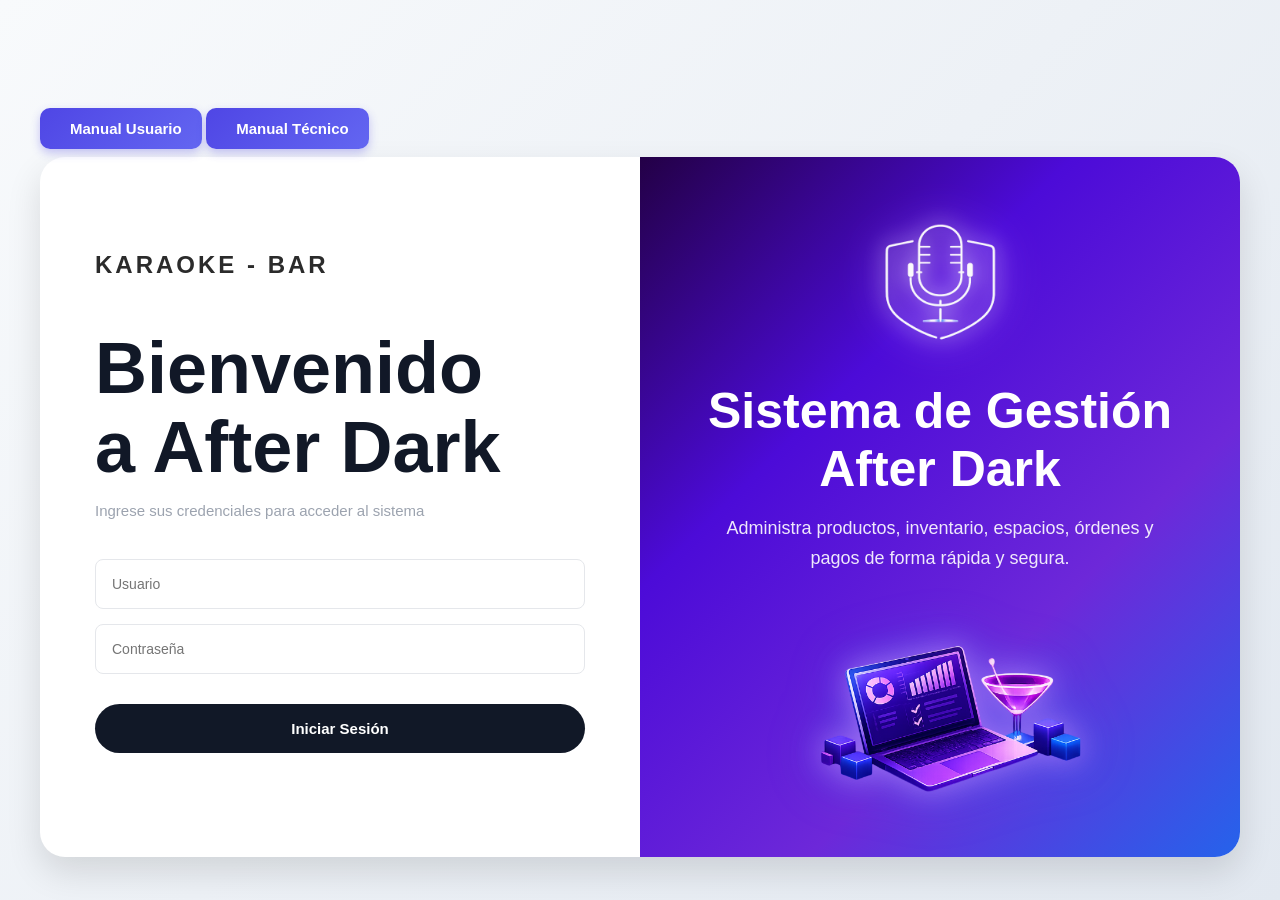
<file: index.html>
<!DOCTYPE html>
<html lang="es">
<head>
    <meta charset="UTF-8">
    <meta name="viewport" content="width=device-width, initial-scale=1.0">
    <title>After Dark</title>

    <link rel="stylesheet" href="assets/css/login.css">
</head>
<body>
    <div class="contenedor">
        <a href="docs/manual_usuario.pdf" download class="link-manual" title="Descargar Manual de Usuario">
            <i class="fa-solid fa-book"></i> Manual Usuario
        </a>
        <a href="docs/manual_tecnico.pdf" download class="link-manual" title="Descargar Manual Técnico">
            <i class="fa-solid fa-gear"></i> Manual Técnico
        </a>
        <div class="contenido-principal">

            <div class="panel-izquierdo">
                <div class="logo">
                    KARAOKE - BAR
                </div>
                <h1>
                    Bienvenido <br>
                    a After Dark
                </h1>
                <p class="subtitulo">
                    Ingrese sus credenciales para acceder al sistema
                </p>

                <form id="formularioLogin">

                    <input type="text" id="usuario" placeholder="Usuario">
                    <input type="password" id="contrasena" placeholder="Contraseña">
                    <button type="submit">
                        Iniciar Sesión
                    </button>

                    <p id="mensajeError"></p>
                </form>
            </div>


            <div class="panel-derecho">
                <div class="contenido-panel">
                    <img src="imagenes/microfono_neon.png" class="imagen-microfono">
                    <h2>
                        Sistema de Gestión After Dark
                    </h2>
                    <p>
                        Administra productos, inventario,
                        espacios, órdenes y pagos de forma
                        rápida y segura.
                    </p>
                    <img src="imagenes/laptop_neon.png" class="imagen-laptop">
                </div>
            </div>

        </div>
    </div>
<script src="assets/js/login.js"></script>

</body>
</html>
</file>
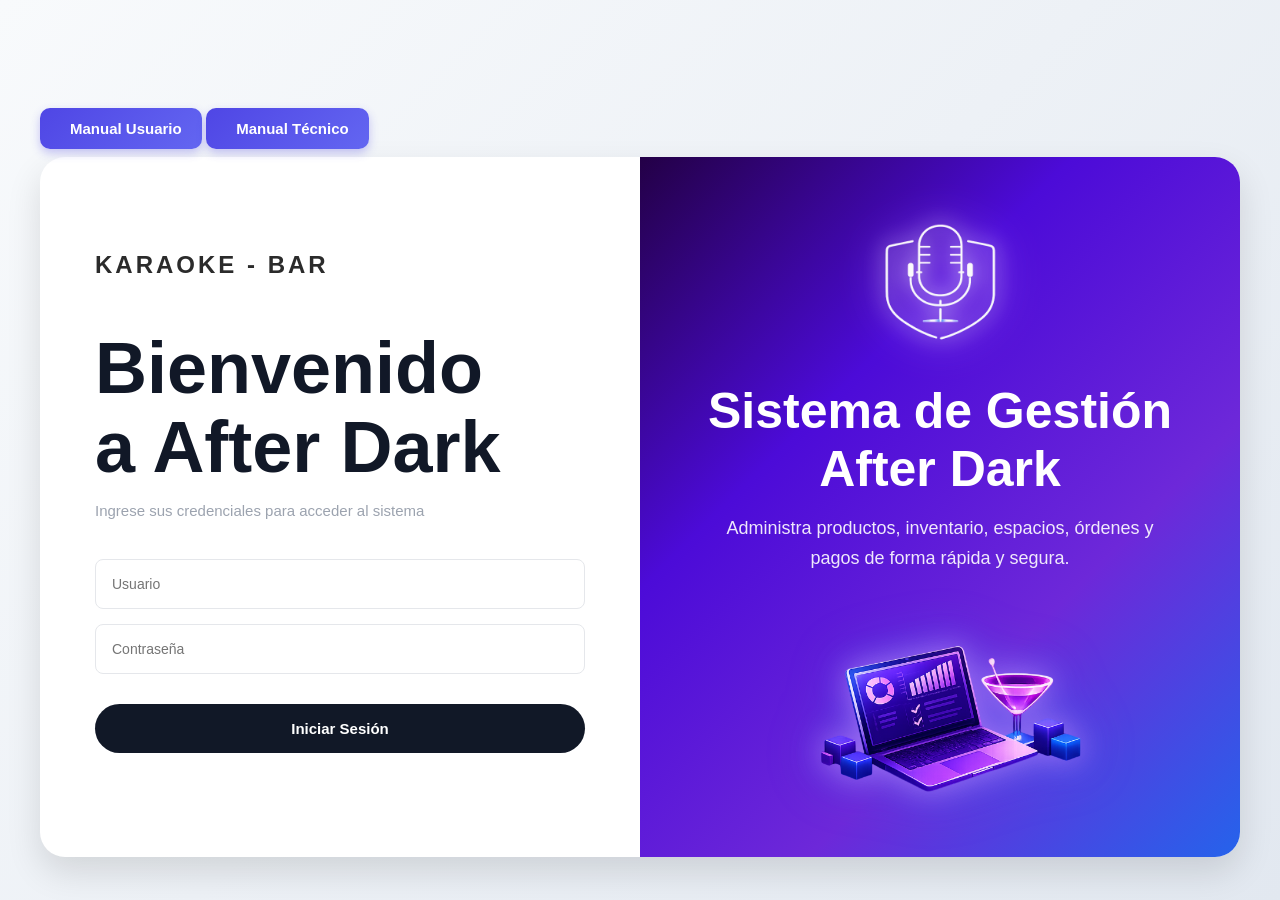
<file: inventario.html>
<!DOCTYPE html>
<html lang="es">
 
<head>
    <meta charset="UTF-8">
    <meta name="viewport" content="width=device-width, initial-scale=1.0">
    <title>After Dark - Inventario</title>
    <link rel="stylesheet" href="assets/css/ordenes.css">
    <link rel="stylesheet" href="assets/css/inventario.css">
    <link rel="stylesheet" href="https://cdnjs.cloudflare.com/ajax/libs/font-awesome/6.5.1/css/all.min.css">
</head>
 
<body>
 
<div class="contenedor">
 
    <!-- MENU -->
    <aside class="menu-lateral">
        <div class="logo-sistema">
            <h2>AFTER DARK</h2>
            <p>Karaoke · Bar</p>
        </div>
        <nav>
            <ul>
                <li>
                    <a href="ordenes.html">
                        <i class="fa-solid fa-receipt"></i>
                        Órdenes
                    </a>
                </li>
                <li class="activo">
                    <a href="inventario.html">
                        <i class="fa-solid fa-layer-group"></i>
                        Gestión
                    </a>
                </li>
                <li>
                    <a href="pagos.html">
                        <i class="fa-solid fa-credit-card"></i>
                        Historial de Pagos
                    </a>
                </li>
                <li data-rol="admin">
                    <a href="usuarios.html">
                        <i class="fa-solid fa-users"></i>
                        Usuarios
                    </a>
                </li>
                <li data-rol="admin">
                    <a href="reportes.html">
                        <i class="fa-solid fa-chart-pie"></i>
                        Reportes
                    </a>
                </li>
            </ul>
        </nav>
        <div class="menu-footer">
            <a href="login.html" class="link-logout">
                <i class="fa-solid fa-right-from-bracket"></i>
                Cerrar Sesión
            </a>
        </div>
    </aside>
 
    <!-- CONTENIDO -->
    <main class="contenido">
 
        <div class="cabecera">
            <div>
                <h1>Gestión</h1>
                <p>Administra productos y espacios del local</p>
            </div>
            <div class="cabecera-derecha">
                <div class="usuario-info">
                    <i class="fa-solid fa-user-circle"></i>
                    <span id="nombreUsuario">Administrador</span>
                    <span class="badge-rol" id="badgeRol">Admin</span>
                </div>
                <button class="boton-nueva admin-only" id="btnNuevo">
                    <i class="fa-solid fa-plus"></i>
                    <span id="txtBtnNuevo">Nuevo Producto</span>
                </button>
            </div>
        </div>
 
        <!-- TARJETAS -->
        <div class="resumen-superior" style="grid-template-columns:repeat(4,1fr)">
            <div class="tarjeta-resumen">
                <div class="tarjeta-icono azul">
                    <i class="fa-solid fa-box"></i>
                </div>
                <div><h3>Productos</h3><span id="statProductos">0</span></div>
            </div>
            <div class="tarjeta-resumen">
                <div class="tarjeta-icono dorado">
                    <i class="fa-solid fa-triangle-exclamation"></i>
                </div>
                <div><h3>Stock Bajo</h3><span id="statStockBajo">0</span></div>
            </div>
            <div class="tarjeta-resumen">
                <div class="tarjeta-icono verde">
                    <i class="fa-solid fa-warehouse"></i>
                </div>
                <div><h3>Espacios</h3><span id="statEspacios">0</span></div>
            </div>
            <div class="tarjeta-resumen">
                <div class="tarjeta-icono morado">
                    <i class="fa-solid fa-right-left"></i>
                </div>
                <div><h3>Movimientos Hoy</h3><span id="statMovimientos">0</span></div>
            </div>
        </div>
 
        <!-- PESTAÑAS -->
        <div class="tabs-inventario">
            <button class="tab-btn activo" data-tab="productos">
                <i class="fa-solid fa-box"></i> Productos
            </button>
            <button class="tab-btn" data-tab="espacios">
                <i class="fa-solid fa-door-open"></i> Espacios
            </button>
        </div>
 
        <!-- PRODUCTOS -->
        <div class="tab-contenido activo" id="productos">
            <div class="barra-filtros">
                <div class="input-busqueda">
                    <i class="fa-solid fa-search"></i>
                    <input type="text" id="buscarProducto" placeholder="Buscar producto...">
                </div>
                <select id="filtroCategoriaProd">
                    <option value="">Todas las categorías</option>
                </select>
            </div>
            <div class="contenedor-tabla">
                <table class="tabla-ordenes">
                    <thead>
                        <tr>
                            <th>Producto</th>
                            <th>Categoría</th>
                            <th>Precio Venta</th>
                            <th>Stock</th>
                            <th>Mínimo</th>
                            <th>Estado Stock</th>
                            <th>Estado</th>
                            <th>Acciones</th>
                        </tr>
                    </thead>
                    <tbody id="tbodyProductos">
                    </tbody>
                </table>
            </div>
        </div>
 
        <!-- ESPACIOS -->
        <div class="tab-contenido" id="espacios">
            <div class="barra-filtros">
                <div class="input-busqueda">
                    <i class="fa-solid fa-search"></i>
                    <input type="text" id="buscarEspacio" placeholder="Buscar espacio...">
                </div>
                <select id="filtroTipoEspacio">
                    <option value="">Todos los tipos</option>
                </select>
            </div>
            <div class="contenedor-tabla">
                <table class="tabla-ordenes">
                    <thead>
                        <tr>
                            <th>Espacio</th>
                            <th>Tipo</th>
                            <th>Capacidad</th>
                            <th>Precio/Hora</th>
                            <th>Estado</th>
                            <th>Acciones</th>
                        </tr>
                    </thead>
                    <tbody id="tbodyEspacios">
                    </tbody>
                </table>
            </div>
        </div>
 
        <!-- VER PRODUCTO -->
        <div id="modalVerProducto" class="modal-inventario" style="display:none;">
            <div class="modal-contenido">
                <div class="modal-header">
                    <h2><i class="fa-solid fa-box"></i> Detalle del Producto</h2>
                    <button class="btn-cerrar" onclick="cerrarModal('modalVerProducto')">
                        <i class="fa-solid fa-xmark"></i>
                    </button>
                </div>
                <div class="modal-body">
                    <div class="detalle-grid">
                        <div class="detalle-item"><label>Nombre</label><span id="verProdNombre">-</span></div>
                        <div class="detalle-item"><label>Categoría</label><span id="verProdCategoria">-</span></div>
                        <div class="detalle-item"><label>Unidad de Medida</label><span id="verProdUnidad">-</span></div>
                        <div class="detalle-item"><label>Precio Venta</label><span id="verProdPrecio">Bs 0</span></div>
                        <div class="detalle-item"><label>Costo</label><span id="verProdCosto">Bs 0</span></div>
                        <div class="detalle-item"><label>Stock Actual</label><span id="verProdStock">0</span></div>
                        <div class="detalle-item"><label>Stock Mínimo</label><span id="verProdMinimo">0</span></div>
                        <div class="detalle-item"><label>Estado</label><span id="verProdEstado">-</span></div>
                    </div>
 
                    <div id="verProdDescripcionContainer" style="display:none;">
                        <label style="font-size:13px; font-weight:600; color:#6b7280; display:block; margin-bottom:6px;">Descripción</label>
                        <p id="verProdDescripcion" style="background:#f9fafb; padding:12px; border-radius:8px; font-size:14px; color:#374151;"></p>
                    </div>
 
                    <h3 style="margin-top:24px; font-size:16px; color:#1e1b4b; display:flex; align-items:center; gap:8px;">
                        <i class="fa-solid fa-right-left"></i> Movimientos de Inventario
                    </h3>
                    <div class="contenedor-tabla" style="margin-top:12px;">
                        <table class="tabla-ordenes">
                            <thead>
                                <tr>
                                    <th>Fecha</th>
                                    <th>Tipo</th>
                                    <th>Cantidad</th>
                                    <th>Stock Anterior</th>
                                    <th>Stock Nuevo</th>
                                    <th>Usuario</th>
                                </tr>
                            </thead>
                            <tbody id="verProdMovimientos">
                            </tbody>
                        </table>
                    </div>
                </div>
            </div>
        </div>
 
        <!-- VER ESPACIO -->
        <div id="modalVerEspacio" class="modal-inventario" style="display:none;">
            <div class="modal-contenido">
                <div class="modal-header">
                    <h2><i class="fa-solid fa-door-open"></i> Detalle del Espacio</h2>
                    <button class="btn-cerrar" onclick="cerrarModal('modalVerEspacio')">
                        <i class="fa-solid fa-xmark"></i>
                    </button>
                </div>
                <div class="modal-body">
                    <div class="detalle-grid">
                        <div class="detalle-item"><label>Nombre</label><span id="verEspNombre">-</span></div>
                        <div class="detalle-item"><label>Tipo</label><span id="verEspTipo">-</span></div>
                        <div class="detalle-item"><label>Capacidad</label><span id="verEspCapacidad">-</span></div>
                        <div class="detalle-item"><label>Precio/Hora</label><span id="verEspPrecio">Bs 0</span></div>
                        <div class="detalle-item"><label>Estado</label><span id="verEspEstado">-</span></div>
                    </div>
 
                    <h3 style="margin-top:24px; font-size:16px; color:#1e1b4b; display:flex; align-items:center; gap:8px;">
                        <i class="fa-solid fa-clock-rotate-left"></i> Historial de Órdenes
                    </h3>
                    <div class="contenedor-tabla" style="margin-top:12px;">
                        <table class="tabla-ordenes">
                            <thead>
                                <tr>
                                    <th>Folio</th>
                                    <th>Fecha</th>
                                    <th>Personas</th>
                                    <th>Total</th>
                                    <th>Estado</th>
                                </tr>
                            </thead>
                            <tbody id="verEspHistorial">
                            </tbody>
                        </table>
                    </div>
                </div>
            </div>
        </div>
 
        <!-- EDITAR PRODUCTO -->
        <div id="modalEditarProducto" class="modal-inventario" style="display:none;">
            <div class="modal-contenido modal-form">
                <div class="modal-header">
                    <h2><i class="fa-solid fa-pen"></i> Editar Producto</h2>
                    <button class="btn-cerrar" onclick="cerrarModal('modalEditarProducto')">
                        <i class="fa-solid fa-xmark"></i>
                    </button>
                </div>
                <div class="modal-body">
                    <form id="formEditarProducto" novalidate>
                        <input type="hidden" id="editProdId">
                        <div class="form-grid">
                            <div class="form-grupo">
                                <label>Nombre <span class="requerido">*</span></label>
                                <input type="text" id="editProdNombre" maxlength="150" required>
                                <small class="mensaje-error" id="errorEditProdNombre"></small>
                            </div>
                            <div class="form-grupo">
                                <label>Categoría <span class="requerido">*</span></label>
                                <select id="editProdCategoria" required></select>
                            </div>
                            <div class="form-grupo">
                                <label>Unidad de Medida <span class="requerido">*</span></label>
                                <select id="editProdUnidad" required></select>
                            </div>
                            <div class="form-grupo">
                                <label>Precio de Venta (Bs) <span class="requerido">*</span></label>
                                <input type="number" id="editProdPrecio" min="0.01" step="0.01" required>
                                <small class="mensaje-error" id="errorEditProdPrecio"></small>
                            </div>
                            <div class="form-grupo">
                                <label>Costo (Bs)</label>
                                <input type="number" id="editProdCosto" min="0" step="0.01">
                            </div>
                            <div class="form-grupo">
                                <label>Stock Mínimo</label>
                                <input type="number" id="editProdMinimo" min="0" value="5">
                            </div>
                            <div class="form-grupo form-grupo-check">
                                <label class="label-check">
                                    <input type="checkbox" id="editProdActivo" checked>
                                    Producto activo
                                </label>
                            </div>
                            <div class="form-grupo form-grupo-full">
                                <label>Descripción</label>
                                <textarea id="editProdDescripcion" rows="3"></textarea>
                            </div>
                        </div>
                        <div class="modal-acciones">
                            <button type="button" class="btn-cancelar-modal" onclick="cerrarModal('modalEditarProducto')">
                                <i class="fa-solid fa-xmark"></i> Cancelar
                            </button>
                            <button type="submit" class="btn-guardar-modal">
                                <i class="fa-solid fa-floppy-disk"></i> Actualizar Producto
                            </button>
                        </div>
                    </form>
                </div>
            </div>
        </div>
 
        <!-- EDITAR ESPACIO -->
        <div id="modalEditarEspacio" class="modal-inventario" style="display:none;">
            <div class="modal-contenido modal-form">
                <div class="modal-header">
                    <h2><i class="fa-solid fa-pen"></i> Editar Espacio</h2>
                    <button class="btn-cerrar" onclick="cerrarModal('modalEditarEspacio')">
                        <i class="fa-solid fa-xmark"></i>
                    </button>
                </div>
                <div class="modal-body">
                    <form id="formEditarEspacio" novalidate>
                        <input type="hidden" id="editEspId">
                        <div class="form-grid">
                            <div class="form-grupo">
                                <label>Nombre <span class="requerido">*</span></label>
                                <input type="text" id="editEspNombre" maxlength="100" required>
                                <small class="mensaje-error" id="errorEditEspNombre"></small>
                            </div>
                            <div class="form-grupo">
                                <label>Tipo de Espacio <span class="requerido">*</span></label>
                                <select id="editEspTipo" required></select>
                            </div>
                            <div class="form-grupo">
                                <label>Capacidad (personas)</label>
                                <input type="number" id="editEspCapacidad" min="1">
                            </div>
                            <div class="form-grupo" id="editGrupoPrecioHora">
                                <label>Precio por Hora (Bs)</label>
                                <input type="number" id="editEspPrecioHora" min="0" step="0.01" value="0">
                                <small class="form-hint">Solo aplica para Cuartos</small>
                            </div>
                            <div class="form-grupo form-grupo-check">
                                <label class="label-check">
                                    <input type="checkbox" id="editEspActivo" checked>
                                    Espacio activo
                                </label>
                            </div>
                        </div>
                        <div class="modal-acciones">
                            <button type="button" class="btn-cancelar-modal" onclick="cerrarModal('modalEditarEspacio')">
                                <i class="fa-solid fa-xmark"></i> Cancelar
                            </button>
                            <button type="submit" class="btn-guardar-modal">
                                <i class="fa-solid fa-floppy-disk"></i> Actualizar Espacio
                            </button>
                        </div>
                    </form>
                </div>
            </div>
        </div>
 
        <!-- NUEVO PRODUCTO -->
        <div id="modalNuevoProducto" class="modal-inventario" style="display:none;">
            <div class="modal-contenido modal-form">
                <div class="modal-header">
                    <h2><i class="fa-solid fa-wine-bottle"></i> Nuevo Producto</h2>
                    <button class="btn-cerrar" onclick="cerrarModal('modalNuevoProducto')">
                        <i class="fa-solid fa-xmark"></i>
                    </button>
                </div>
                <div class="modal-body">
                    <form id="formNuevoProducto" novalidate>
                        <div class="form-grid">
                            <div class="form-grupo">
                                <label>Nombre <span class="requerido">*</span></label>
                                <input type="text" id="nuevoProdNombre" maxlength="150"
                                       placeholder="Ej: Cerveza Paceña" required>
                                <small class="mensaje-error" id="errorNuevoProdNombre"></small>
                            </div>
                            <div class="form-grupo">
                                <label>Categoría <span class="requerido">*</span></label>
                                <select id="nuevoProdCategoria" required>
                                    <option value="">Seleccionar categoría</option>
                                </select>
                            </div>
                            <div class="form-grupo">
                                <label>Unidad de Medida <span class="requerido">*</span></label>
                                <select id="nuevoProdUnidad" required>
                                    <option value="">Seleccionar unidad</option>
                                </select>
                            </div>
                            <div class="form-grupo">
                                <label>Precio de Venta (Bs) <span class="requerido">*</span></label>
                                <input type="number" id="nuevoProdPrecio" min="0.01" step="0.01"
                                       placeholder="0.00" required>
                                <small class="mensaje-error" id="errorNuevoProdPrecio"></small>
                            </div>
                            <div class="form-grupo">
                                <label>Costo (Bs)</label>
                                <input type="number" id="nuevoProdCosto" min="0" step="0.01" placeholder="0.00">
                            </div>
                            <div class="form-grupo">
                                <label>Stock Inicial</label>
                                <input type="number" id="nuevoProdStock" min="0" value="0">
                            </div>
                            <div class="form-grupo">
                                <label>Stock Mínimo</label>
                                <input type="number" id="nuevoProdMinimo" min="0" value="5">
                            </div>
                            <div class="form-grupo form-grupo-full">
                                <label>Descripción</label>
                                <textarea id="nuevoProdDescripcion" rows="3"
                                          placeholder="Ej: Botella 650ml, importada..."></textarea>
                            </div>
                        </div>
                        <div class="modal-acciones">
                            <button type="button" class="btn-cancelar-modal" onclick="cerrarModal('modalNuevoProducto')">
                                <i class="fa-solid fa-xmark"></i> Cancelar
                            </button>
                            <button type="submit" class="btn-guardar-modal">
                                <i class="fa-solid fa-floppy-disk"></i> Guardar Producto
                            </button>
                        </div>
                    </form>
                </div>
            </div>
        </div>
 
        <!-- NUEVO ESPACIO -->
        <div id="modalNuevoEspacio" class="modal-inventario" style="display:none;">
            <div class="modal-contenido modal-form">
                <div class="modal-header">
                    <h2><i class="fa-solid fa-door-open"></i> Nuevo Espacio</h2>
                    <button class="btn-cerrar" onclick="cerrarModal('modalNuevoEspacio')">
                        <i class="fa-solid fa-xmark"></i>
                    </button>
                </div>
                <div class="modal-body">
                    <form id="formNuevoEspacio" novalidate>
                        <div class="form-grid">
                            <div class="form-grupo">
                                <label>Nombre <span class="requerido">*</span></label>
                                <input type="text" id="nuevoEspNombre" maxlength="100"
                                       placeholder="Ej: Cuarto 3" required>
                                <small class="mensaje-error" id="errorNuevoEspNombre"></small>
                            </div>
                            <div class="form-grupo">
                                <label>Tipo de Espacio <span class="requerido">*</span></label>
                                <select id="nuevoEspTipo" required>
                                    <option value="">Seleccionar tipo</option>
                                </select>
                            </div>
                            <div class="form-grupo">
                                <label>Capacidad (personas)</label>
                                <input type="number" id="nuevoEspCapacidad" min="1" placeholder="Ej: 8">
                            </div>
                            <div class="form-grupo" id="nuevoGrupoPrecioHora">
                                <label>Precio por Hora (Bs)</label>
                                <input type="number" id="nuevoEspPrecioHora" min="0" step="0.01"
                                       value="0" placeholder="0.00">
                                <small class="form-hint">Solo aplica para Cuartos</small>
                            </div>
                        </div>
                        <div class="modal-acciones">
                            <button type="button" class="btn-cancelar-modal" onclick="cerrarModal('modalNuevoEspacio')">
                                <i class="fa-solid fa-xmark"></i> Cancelar
                            </button>
                            <button type="submit" class="btn-guardar-modal">
                                <i class="fa-solid fa-floppy-disk"></i> Guardar Espacio
                            </button>
                        </div>
                    </form>
                </div>
            </div>
        </div>
 
    </main>
</div>
 
<script src="assets/js/inventario.js"></script>
 
</body>
</html>
</file>
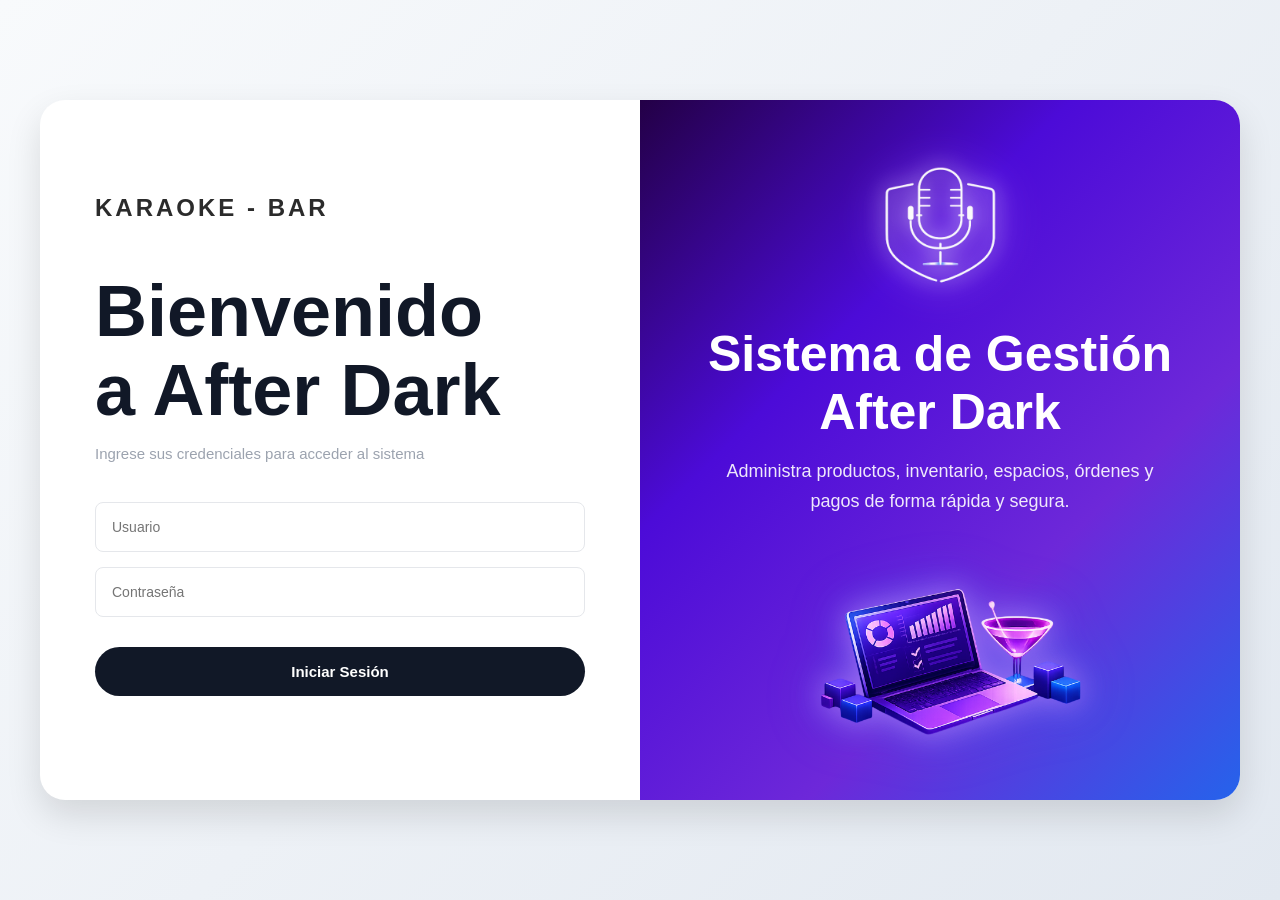
<file: login.html>
<!DOCTYPE html>
<html lang="es">
<head>
    <meta charset="UTF-8">
    <meta name="viewport" content="width=device-width, initial-scale=1.0">
    <title>After Dark</title>

    <link rel="stylesheet" href="assets/css/login.css">
</head>
<body>

    <div class="contenedor">
        <div class="contenido-principal">

            <div class="panel-izquierdo">
                <div class="logo">
                    KARAOKE - BAR
                </div>
                <h1>
                    Bienvenido <br>
                    a After Dark
                </h1>
                <p class="subtitulo">
                    Ingrese sus credenciales para acceder al sistema
                </p>

                <form id="formularioLogin">

                    <input type="text" id="usuario" placeholder="Usuario">
                    <input type="password" id="contrasena" placeholder="Contraseña">
                    <button type="submit">
                        Iniciar Sesión
                    </button>

                    <p id="mensajeError"></p>
                </form>
            </div>


            <div class="panel-derecho">
                <div class="contenido-panel">
                    <img src="imagenes/microfono_neon.png" class="imagen-microfono">
                    <h2>
                        Sistema de Gestión After Dark
                    </h2>
                    <p>
                        Administra productos, inventario,
                        espacios, órdenes y pagos de forma
                        rápida y segura.
                    </p>
                    <img src="imagenes/laptop_neon.png" class="imagen-laptop">
                </div>
            </div>

        </div>
    </div>
<script src="assets/js/login.js"></script>

</body>
</html>
</file>
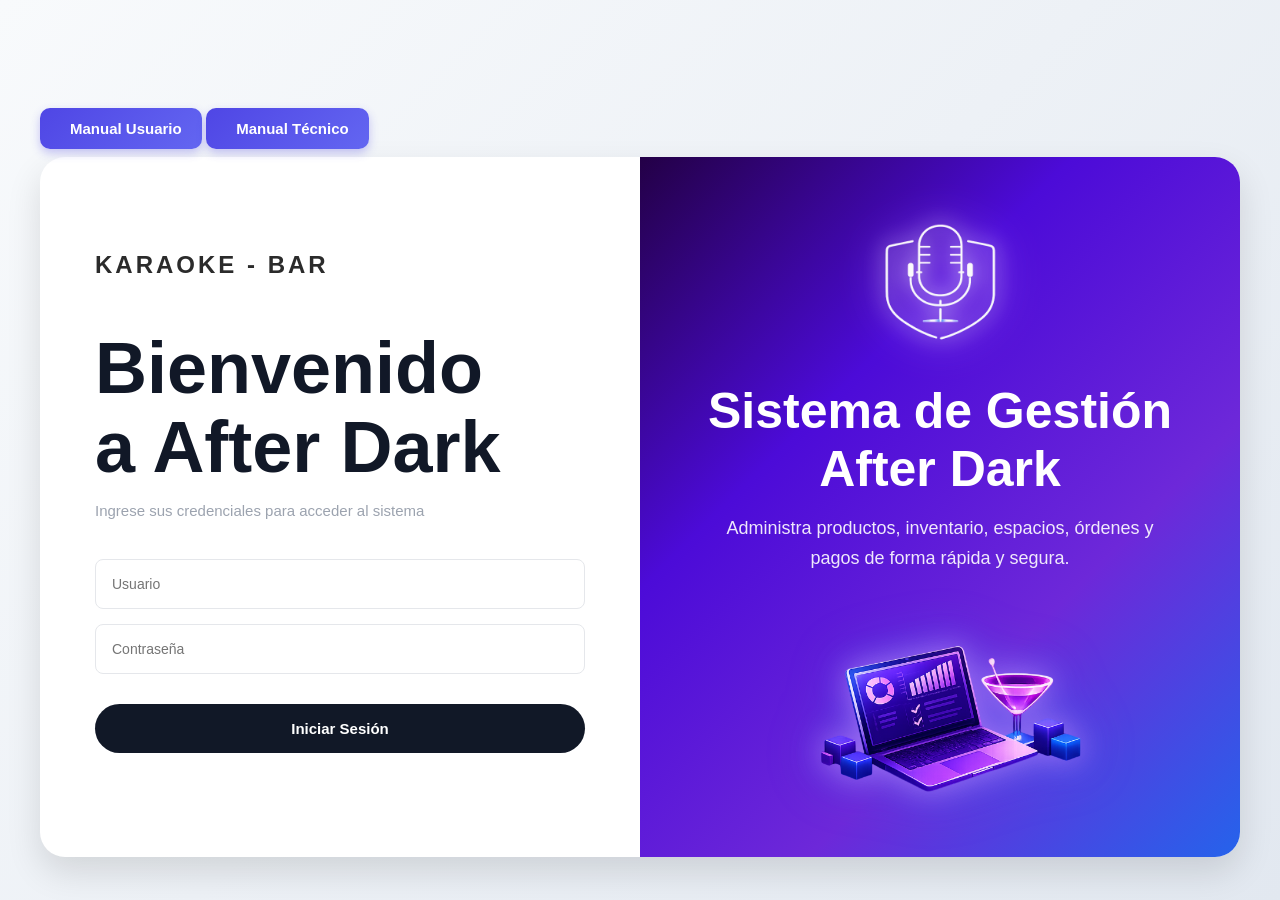
<file: nueva_orden.html>
<!DOCTYPE html>
<html lang="es">
<head>
    <meta charset="UTF-8">
    <meta name="viewport" content="width=device-width, initial-scale=1.0">
    <title>After Dark - Nueva Orden</title>

    <link rel="stylesheet" href="assets/css/nueva_orden.css">
    <link rel="stylesheet" href="https://cdnjs.cloudflare.com/ajax/libs/font-awesome/6.5.1/css/all.min.css" referrerpolicy="no-referrer">
</head>
<body>

    <div class="contenedor">

        <aside class="menu-lateral">
            <div class="logo-sistema">
                <h2>AFTER DARK</h2>
                <p>Karaoke · Bar</p>
            </div>
            <nav>
                <ul>
                    <li class="activo">
                        <a href="ordenes.html">
                            <i class="fa-solid fa-receipt"></i>
                            Órdenes
                        </a>
                    </li>
                    <li>
                        <a href="inventario.html">
                            <i class="fa-solid fa-layer-group"></i>
                            Gestión
                        </a>
                    </li>
                    <li>
                        <a href="pagos.html">
                            <i class="fa-solid fa-credit-card"></i>
                            Historial de Pagos
                        </a>
                    </li>
                    <li data-rol="admin">
                        <a href="usuarios.html">
                            <i class="fa-solid fa-users"></i>
                            Usuarios
                        </a>
                    </li>
                    <li data-rol="admin">
                        <a href="reportes.html">
                            <i class="fa-solid fa-chart-pie"></i>
                            Reportes
                        </a>
                    </li>
                </ul>
            </nav>
            <div class="menu-footer">
                <a href="login.html" class="link-logout">
                    <i class="fa-solid fa-right-from-bracket"></i>
                    Cerrar Sesión
                </a>
            </div>
        </aside>

        <main class="contenido">
            <div class="cabecera">
                <div>
                    <h1>Nueva Orden</h1>
                    <p>Crear una nueva orden para un espacio</p>
                </div>
                <div class="cabecera-derecha">
                    <div class="usuario-info">
                        <i class="fa-solid fa-user-circle"></i>
                        <span id="nombreUsuario">Administrador</span>
                        <span class="badge-rol" id="badgeRol">Admin</span>
                    </div>
                </div>
            </div>

            <!-- DATOS DE LA ORDEN -->
            <div class="card-seccion">
                <div class="titulo-seccion">
                    <i class="fa-solid fa-file-invoice"></i>
                    Datos de la Orden
                </div>
                <div class="grid-formulario">
                    <div class="grupo-campo">
                        <label>Espacio</label>
                        <select id="espacio">
                            <option value="">Seleccionar espacio</option>
                            <!-- Se llena dinámicamente -->
                        </select>
                    </div>

                    <div class="grupo-campo">
                        <label>Personas</label>
                        <input type="number" min="1" step="1" onkeypress="return event.charCode >= 48 && event.charCode <= 57" placeholder="Cantidad de personas" id="inputPersonas">
                    </div>

                    <div class="grupo-campo grupo-completo">
                        <label>Observaciones</label>
                        <textarea rows="3" placeholder="Observaciones de la orden..."></textarea>
                    </div>
                </div>
            </div>

            <!-- CATÁLOGO DE BEBIDAS -->
            <div class="seccion-doble">

                <div class="panel-productos">
                    <div class="titulo-seccion">
                        <i class="fa-solid fa-wine-bottle"></i>
                        Catálogo de Bebidas
                    </div>

                    <!-- CATEGORÍAS -->
                    <div class="categorias-container" id="categoriasContainer">
                        <button class="btn-categoria activo" data-categoria="todas">
                            <i class="fa-solid fa-border-all"></i>
                            Todas
                        </button>
                    </div>

                    <!-- BUSCADOR -->
                    <div class="barra-busqueda">
                        <i class="fa-solid fa-search"></i>
                        <input type="text" id="buscarProducto" placeholder="Buscar bebida...">
                    </div>

                    <!-- PRODUCTOS (GRID) -->
                    <div class="grid-productos" id="gridProductos">
                        <!-- Se llena dinámicamente desde la API -->
                    </div>
                </div>

                <!-- DERECHA: RESUMEN -->
                <div class="panel-resumen">
                    <div class="titulo-seccion">
                        <i class="fa-solid fa-receipt"></i>
                        Resumen
                    </div>

                    <div class="resumen-item">
                        <span>Productos</span>
                        <strong id="resumenProductos">Bs 0</strong>
                    </div>

                    <div class="resumen-item">
                        <span>Espacio</span>
                        <strong id="resumenEspacio">Bs 0</strong>
                    </div>

                    <div class="resumen-item">
                        <span>Descuento</span>
                        <strong id="resumenDescuento">Bs 0</strong>
                    </div>

                    <hr>

                    <div class="resumen-total">
                        <span>Total</span>
                        <strong id="resumenTotal">Bs 0</strong>
                    </div>
                </div>

            </div>

            <!-- DETALLE DE LA ORDEN -->
            <div class="card-seccion">
                <div class="titulo-seccion">
                    <i class="fa-solid fa-list"></i>
                    Detalle de la Orden
                </div>
                <div class="contenedor-tabla">
                    <table class="tabla-detalle">
                        <thead>
                            <tr>
                                <th>Producto</th>
                                <th>Cantidad</th>
                                <th>Precio</th>
                                <th>Subtotal</th>
                                <th>Acciones</th>
                            </tr>
                        </thead>
                        <tbody id="detalleOrden">
                            <tr>
                                <td colspan="5" style="text-align:center; padding:20px; color:#888;">
                                    No hay productos agregados
                                </td>
                            </tr>
                        </tbody>
                    </table>
                </div>
            </div>

            <!-- BOTONES -->
            <div class="acciones-finales">
                <button class="btn-cancelar" id="btnCancelar">
                    <i class="fa-solid fa-xmark"></i>
                    Cancelar
                </button>
                <button class="btn-guardar" id="btnGuardar">
                    <i class="fa-solid fa-floppy-disk"></i>
                    Guardar Orden
                </button>
                <button class="btn-pagar" id="btnPagar">
                    <i class="fa-solid fa-dollar-sign"></i>
                    Guardar y Pagar
                </button>
            </div>

            <!-- MODAL DE PAGO -->
            <div class="modal-overlay" id="modalPago">
                <div class="modal-contenido">
                    <div class="modal-header" style="background: linear-gradient(135deg, #059669, #065f46);">
                        <h2><i class="fa-solid fa-dollar-sign"></i> Registrar Pago</h2>
                        <button class="modal-cerrar" onclick="cerrarModalPago()">
                            <i class="fa-solid fa-xmark"></i>
                        </button>
                    </div>
                    <div class="modal-body">

                        <div class="cobrar-info">
                            <div class="cobrar-info-item">
                                <span>Orden:</span>
                                <strong id="pagoFolio">-</strong>
                            </div>
                            <div class="cobrar-info-item">
                                <span>Total:</span>
                                <strong id="pagoTotal">Bs 0</strong>
                            </div>
                            <div class="cobrar-info-item destacado">
                                <span>Monto a pagar:</span>
                                <strong id="pagoPendiente">Bs 0</strong>
                            </div>
                        </div>

                        <!-- FORMULARIO DE PAGO -->
                        <form id="formPago">
                            <div class="form-grupo">
                                <label>Monto a pagar *</label>
                                <input type="number" id="pagoMonto" step="0.01" min="0.01" placeholder="0.00" required>
                            </div>

                            <div class="form-grupo">
                                <label>Método de pago *</label>
                                <select id="pagoMetodo" required>
                                    <option value="">Seleccionar...</option>
                                    <option value="1">Efectivo</option>
                                    <option value="2">QR</option>
                                    <option value="3">Tarjeta</option>
                                    <option value="4">A cuenta</option>
                                </select>
                            </div>

                            <div class="form-grupo">
                                <label>Tipo de pago *</label>
                                <select id="pagoTipo" required>
                                    <option value="1">Total</option>
                                    <option value="2">Parcial</option>
                                </select>
                            </div>

                            <div class="form-grupo">
                                <label>Referencia (opcional)</label>
                                <input type="text" id="pagoReferencia" placeholder="Nro. de operación, etc.">
                            </div>

                            <div class="form-grupo">
                                <label>Notas (opcional)</label>
                                <textarea id="pagoNotas" rows="2" placeholder="Observaciones del pago..."></textarea>
                            </div>

                            <div class="form-botones">
                                <button type="button" class="btn-cancelar" onclick="cerrarModalPago()">
                                    <i class="fa-solid fa-xmark"></i> Cancelar
                                </button>
                                <button type="submit" class="btn-confirmar verde">
                                    <i class="fa-solid fa-check"></i> Registrar Pago
                                </button>
                            </div>
                        </form>
                    </div>
                </div>
            </div>

        </main>

    </div>

<script src="assets/js/nueva_orden.js"></script>
</body>
</html>
</file>
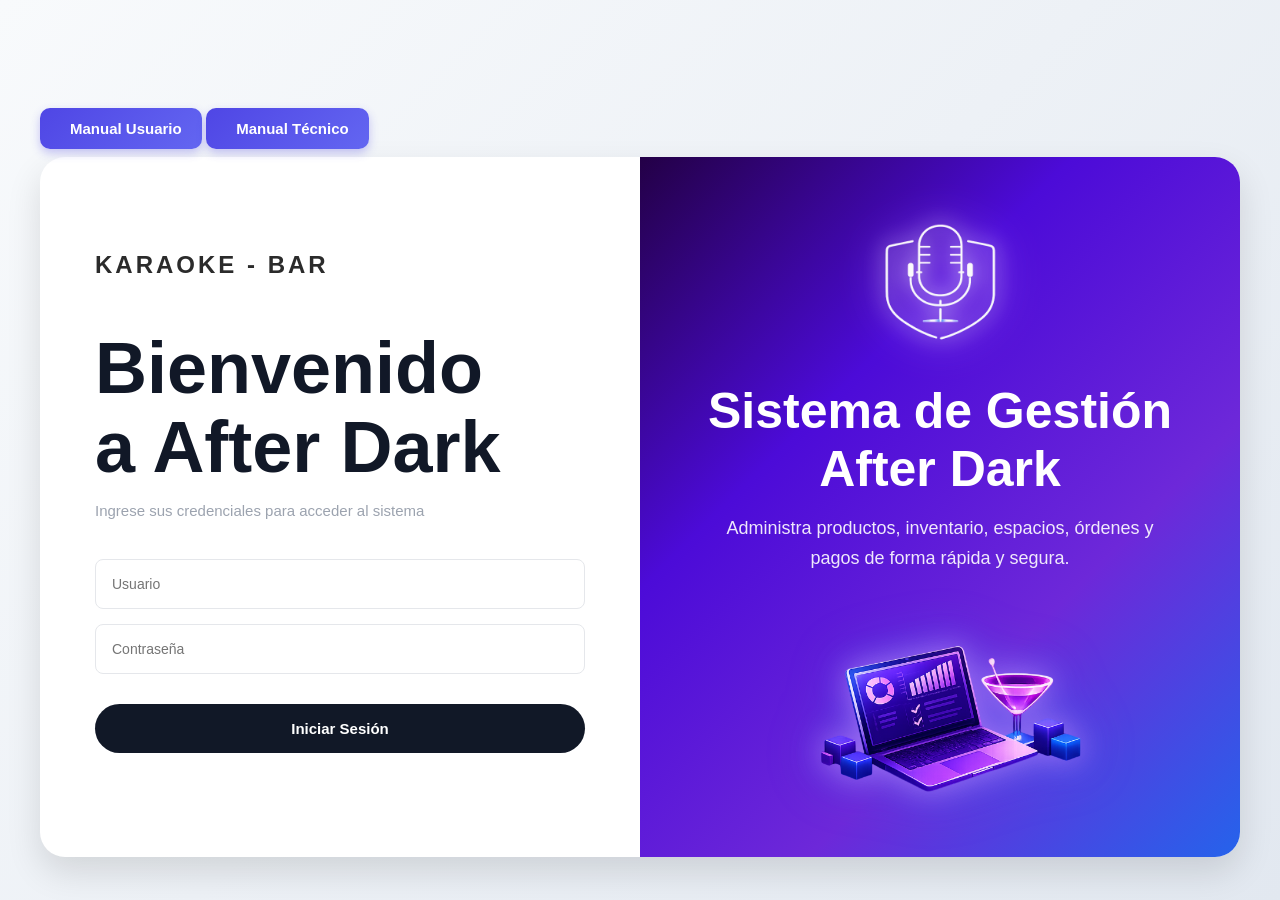
<file: ordenes.html>
<!DOCTYPE html>
<html lang="es">
<head>
    <meta charset="UTF-8">
    <meta name="viewport" content="width=device-width, initial-scale=1.0">
    <title>After Dark - Órdenes Activas</title>
    <link rel="stylesheet" href="assets/css/ordenes.css">
    <link rel="stylesheet" href="https://cdnjs.cloudflare.com/ajax/libs/font-awesome/6.5.1/css/all.min.css">
</head>
<body>

    <div class="contenedor">
        <aside class="menu-lateral">

            <div class="logo-sistema">
                <h2>AFTER DARK</h2>
                <p>Karaoke · Bar</p>
            </div>
            <nav>
                <ul>
                    <li class="activo">
                        <a href="ordenes.html">
                            <i class="fa-solid fa-receipt"></i>
                            Órdenes
                        </a>
                    </li>
                    <li>
                        <a href="inventario.html">
                            <i class="fa-solid fa-boxes-stacked"></i>
                            Gestión
                        </a>
                    </li>
                    <li>
                        <a href="pagos.html">
                            <i class="fa-solid fa-credit-card"></i>
                            Historial de Pagos
                        </a>
                    </li>
                    <li data-rol="admin">
                        <a href="usuarios.html">
                            <i class="fa-solid fa-users"></i>
                            Usuarios
                        </a>
                    </li>
                    <li data-rol="admin">
                        <a href="reportes.html">
                            <i class="fa-solid fa-chart-pie"></i>
                            Reportes
                        </a>
                    </li>
                </ul>
            </nav>
            <div class="menu-footer">
                <a href="login.html" class="link-logout">
                    <i class="fa-solid fa-right-from-bracket"></i>
                    Cerrar Sesión
                </a>
            </div>
        </aside>

        <!-- CONTENIDO PRINCIPAL  -->
        <main class="contenido">
            <div class="cabecera">
                <div>
                    <h1>Órdenes Activas</h1>
                    <p>Visualiza y administra todas las órdenes abiertas</p>
                </div>

                <div class="cabecera-derecha">
                    <div class="usuario-info">
                        <i class="fa-solid fa-user-circle"></i>
                        <span id="nombreUsuario">Administrador</span>
                        <span class="badge-rol" id="badgeRol">Admin</span>
                    </div>
                    <button class="boton-nueva" id="btnNuevaOrden">
                        <i class="fa-solid fa-plus"></i>
                        Nueva Orden
                    </button>
                </div>
            </div>

            <!-- TARJETAS RESUMEN -->
            <div class="resumen-superior">
                <div class="tarjeta-resumen">
                    <div class="tarjeta-icono azul">
                        <i class="fa-solid fa-receipt"></i>
                    </div>
                    <div>
                        <h3>Órdenes Activas</h3>
                        <span id="statOrdenes">0</span>
                    </div>
                </div>

                <div class="tarjeta-resumen">
                    <div class="tarjeta-icono morado">
                        <i class="fa-solid fa-door-open"></i>
                    </div>
                    <div>
                        <h3>Cuartos Ocupados</h3>
                        <span id="statCuartos">0</span>
                    </div>
                </div>

                <div class="tarjeta-resumen">
                    <div class="tarjeta-icono verde">
                        <i class="fa-solid fa-table"></i>
                    </div>
                    <div>
                        <h3>Mesas Ocupadas</h3>
                        <span id="statMesas">0</span>
                    </div>
                </div>

                <div class="tarjeta-resumen">
                    <div class="tarjeta-icono dorado">
                        <i class="fa-solid fa-money-bill-wave"></i>
                    </div>
                    <div>
                        <h3>Ingresos del Día</h3>
                        <span id="statIngresos">Bs 0</span>
                    </div>
                </div>
            </div>

            <!-- FILTROS -->
            <div class="barra-filtros">
                <div class="input-busqueda">
                    <i class="fa-solid fa-search"></i>
                    <input type="text" id="buscarOrden" placeholder="Buscar por folio o espacio...">
                </div>
                <select id="filtroEstado">
                    <option value="">Todos los estados</option>
                    <option value="pendiente">Pendiente</option>
                    <option value="parcial">Parcial</option>
                    <option value="pagado">Pagado</option>
                </select>
                <select id="filtroEspacio">
                    <option value="">Todos los espacios</option>
                    <option value="cuarto">Cuartos</option>
                    <option value="mesa">Mesas</option>
                    <option value="barra">Barra</option>
                </select>
            </div>

            <!-- TABLA -->
            <div class="contenedor-tabla">
                <table class="tabla-ordenes">
                    <thead>
                        <tr>
                            <th>Folio</th>
                            <th>Espacio</th>
                            <th>Personas</th>
                            <th>Estado</th>
                            <th>Total</th>
                            <th>Pagado</th>
                            <th>Apertura</th>
                            <th>Acciones</th>
                        </tr>
                    </thead>
                    <tbody id="cuerpoTablaOrdenes">
                        <!-- auto llenado -->
                    </tbody>
                </table>
            </div>
        </main>
    </div>

    <!--VER DETALLE DE ORDEN -->
    <div class="modal-overlay" id="modalVerDetalle" style="display:none;">
        <div class="modal-contenido modal-grande">
            <div class="modal-header">
                <h2><i class="fa-solid fa-receipt"></i> Detalle de Orden</h2>
                <button class="modal-cerrar" onclick="cerrarModal('modalVerDetalle')">
                    <i class="fa-solid fa-xmark"></i>
                </button>
            </div>
            <div class="modal-body">
                <!-- Info general -->
                <div class="detalle-grid">
                    <div class="detalle-item">
                        <label>Folio</label>
                        <span id="detalleFolio">-</span>
                    </div>
                    <div class="detalle-item">
                        <label>Espacio</label>
                        <span id="detalleEspacio">-</span>
                    </div>
                    <div class="detalle-item">
                        <label>Personas</label>
                        <span id="detallePersonas">-</span>
                    </div>
                    <div class="detalle-item">
                        <label>Estado</label>
                        <span id="detalleEstado">-</span>
                    </div>
                    <div class="detalle-item">
                        <label>Empleado</label>
                        <span id="detalleEmpleado">-</span>
                    </div>
                    <div class="detalle-item">
                        <label>Apertura</label>
                        <span id="detalleApertura">-</span>
                    </div>
                    <div class="detalle-item total">
                        <label>Total</label>
                        <span id="detalleTotal">Bs 0</span>
                    </div>
                    <div class="detalle-item pagado">
                        <label>Pagado</label>
                        <span id="detallePagado">Bs 0</span>
                    </div>
                    <div class="detalle-item pendiente">
                        <label>Saldo Pendiente</label>
                        <span id="detallePendiente">Bs 0</span>
                    </div>
                </div>

                <!-- Notas -->
                <div id="detalleNotasContainer" class="detalle-notas" style="display:none;">
                    <label><i class="fa-solid fa-note-sticky"></i> Notas</label>
                    <p id="detalleNotas"></p>
                </div>

                <!-- Productos -->
                <div class="productos-seccion">
                    <h3><i class="fa-solid fa-wine-bottle"></i> Productos</h3>
                    <table class="tabla-productos">
                        <thead>
                            <tr>
                                <th>Producto</th>
                                <th>Cantidad</th>
                                <th>Precio Unit.</th>
                                <th>Subtotal</th>
                            </tr>
                        </thead>
                        <tbody id="detalleProductos">
                        </tbody>
                    </table>
                </div>

                <!-- Rentas (solo para cuartos) -->
                <div class="rentas-seccion">
                    <h3><i class="fa-solid fa-clock"></i> Rentas</h3>
                    <table class="tabla-productos">
                        <thead>
                            <tr>
                                <th>Inicio</th>
                                <th>Fin</th>
                                <th>Horas</th>
                                <th>Monto</th>
                                <th>Estado</th>
                            </tr>
                        </thead>
                        <tbody id="detalleRentas">
                        </tbody>
                    </table>
                </div>

                <!-- Pagos registrados -->
                <div class="pagos-seccion">
                    <h3><i class="fa-solid fa-credit-card"></i> Pagos Registrados</h3>
                    <div id="detallePagosLista" class="pagos-lista">
                    </div>
                </div>
            </div>
        </div>
    </div>

    <!-- COBRAR  -->
    <div class="modal-overlay" id="modalCobrar" style="display:none;">
        <div class="modal-contenido">
            <div class="modal-header" style="background: linear-gradient(135deg, #059669, #065f46);">
                <h2><i class="fa-solid fa-dollar-sign"></i> Registrar Pago</h2>
                <button class="modal-cerrar" onclick="cerrarModal('modalCobrar')">
                    <i class="fa-solid fa-xmark"></i>
                </button>
            </div>
            <div class="modal-body">
                <!-- Info de la orden -->
                <div class="cobrar-info">
                    <div class="cobrar-info-item">
                        <span>Orden:</span>
                        <strong id="cobrarFolio">-</strong>
                    </div>
                    <div class="cobrar-info-item">
                        <span>Total:</span>
                        <strong id="cobrarTotal">Bs 0</strong>
                    </div>
                    <div class="cobrar-info-item">
                        <span>Pagado:</span>
                        <strong id="cobrarPagado">Bs 0</strong>
                    </div>
                    <div class="cobrar-info-item destacado">
                        <span>Saldo Pendiente:</span>
                        <strong id="cobrarPendiente">Bs 0</strong>
                    </div>
                </div>

                <!-- Formulario de pago -->
                <form id="formPago">
                    <input type="hidden" id="pagoOrderId">
                    
                    <div class="form-grupo">
                        <label>Monto a pagar *</label>
                        <input type="number" id="pagoMonto" step="0.01" min="0.01" placeholder="0.00" required>
                    </div>

                    <div class="form-grupo">
                        <label>Método de pago *</label>
                        <select id="pagoMetodo" required>
                            <option value="">Seleccionar...</option>
                            <option value="1">Efectivo</option>
                            <option value="2">QR</option>
                            <option value="3">Tarjeta</option>
                            <option value="4">A cuenta</option>
                        </select>
                    </div>

                    <div class="form-grupo">
                        <label>Tipo de pago *</label>
                        <select id="pagoTipo" required>
                            <option value="1">Total</option>
                            <option value="2">Parcial</option>
                        </select>
                    </div>

                    <div class="form-grupo">
                        <label>Referencia (opcional)</label>
                        <input type="text" id="pagoReferencia" placeholder="Nro. de operación, etc.">
                    </div>

                    <div class="form-grupo">
                        <label>Notas (opcional)</label>
                        <textarea id="pagoNotas" rows="2" placeholder="Observaciones del pago..."></textarea>
                    </div>

                    <div class="form-botones">
                        <button type="button" class="btn-cancelar" onclick="cerrarModal('modalCobrar')">
                            <i class="fa-solid fa-xmark"></i> Cancelar
                        </button>
                        <button type="submit" class="btn-confirmar verde">
                            <i class="fa-solid fa-check"></i> Registrar Pago
                        </button>
                    </div>
                </form>
            </div>
        </div>
    </div>

    <!--EDITAR ORDEN-->
    <div class="modal-overlay" id="modalEditar" style="display:none;">
        <div class="modal-contenido modal-grande">
            <div class="modal-header" style="background: linear-gradient(135deg, #d97706, #92400e);">
                <h2><i class="fa-solid fa-pen"></i> Editar Orden</h2>
                <button class="modal-cerrar" onclick="cerrarModal('modalEditar')">
                    <i class="fa-solid fa-xmark"></i>
                </button>
            </div>
            <div class="modal-body">
                <!-- Info de la orden -->
                <div class="editar-info">
                    <span>Orden: <strong id="editarFolio">-</strong></span>
                    <span>Espacio: <strong id="editarEspacio">-</strong></span>
                    <span>Estado: <strong id="editarEstado">-</strong></span>
                </div>

                <!-- Buscador de productos -->
                <div class="editar-buscador">
                    <i class="fa-solid fa-search"></i>
                    <input type="text" id="editarBuscarProducto" placeholder="Buscar producto para agregar...">
                </div>

                <!-- Catalogo de productos -->
                <div class="editar-catalogo" id="editarCatalogo">
                </div>

                <!-- Items actuales de la orden -->
                <h3 style="margin-top:24px; color:#1e1b4b;">
                    <i class="fa-solid fa-list"></i> Productos en la orden
                </h3>
                <table class="tabla-productos">
                    <thead>
                        <tr>
                            <th>Producto</th>
                            <th>Cantidad</th>
                            <th>Precio Unit.</th>
                            <th>Subtotal</th>
                            <th>Acciones</th>
                        </tr>
                    </thead>
                    <tbody id="editarItemsOrden">
                    </tbody>
                </table>

                <div class="form-botones" style="margin-top:20px;">
                    <button type="button" class="btn-cancelar" onclick="cerrarModal('modalEditar')">
                        <i class="fa-solid fa-xmark"></i> Cerrar
                    </button>
                </div>
            </div>
        </div>
    </div>

    <!--ANULAR ORDEN-->
    <div class="modal-overlay" id="modalAnular" style="display:none;">
        <div class="modal-contenido modal-pequeno">
            <div class="modal-header" style="background: linear-gradient(135deg, #dc2626, #991b1b);">
                <h2><i class="fa-solid fa-triangle-exclamation"></i> Anular Orden</h2>
                <button class="modal-cerrar" onclick="cerrarModal('modalAnular')">
                    <i class="fa-solid fa-xmark"></i>
                </button>
            </div>
            <div class="modal-body">
                <div class="anular-advertencia">
                    <i class="fa-solid fa-circle-exclamation"></i>
                    <p>¿Estás seguro de que deseas anular la orden <strong id="anularFolio">-</strong>?</p>
                    <p class="anular-texto">Esta acción no se puede deshacer.</p>
                </div>
                <input type="hidden" id="anularOrderId">
                <div class="form-botones">
                    <button type="button" class="btn-cancelar" onclick="cerrarModal('modalAnular')">
                        <i class="fa-solid fa-xmark"></i> Cancelar
                    </button>
                    <button type="button" class="btn-confirmar rojo" id="btnConfirmarAnular">
                        <i class="fa-solid fa-ban"></i> Sí, Anular Orden
                    </button>
                </div>
            </div>
        </div>
    </div>


    <!-- AGREGAR CANTIDAD  -->

    <div class="modal-overlay" id="modalCantidad" style="display:none;">
        <div class="modal-contenido modal-pequeno">
            <div class="modal-header" style="background: linear-gradient(135deg, #7c3aed, #5b21b6);">
                <h2><i class="fa-solid fa-cart-plus"></i> Agregar Producto</h2>
                <button class="modal-cerrar" onclick="cerrarModal('modalCantidad')">
                    <i class="fa-solid fa-xmark"></i>
                </button>
            </div>
            <div class="modal-body">
                <p id="cantidadProductoNombre" style="font-size:16px; font-weight:600; margin-bottom:16px; color:#1e1b4b;">
                    -
                </p>
                <p id="cantidadProductoStock" style="font-size:13px; color:#6b7280; margin-bottom:16px;">
                    Stock disponible: -
                </p>
                <div class="form-grupo">
                    <label>Cantidad *</label>
                    <input type="number" id="cantidadInput" min="1" value="1" required>
                </div>
                <input type="hidden" id="cantidadProductId">
                <div class="form-botones">
                    <button type="button" class="btn-cancelar" onclick="cerrarModal('modalCantidad')">
                        <i class="fa-solid fa-xmark"></i> Cancelar
                    </button>
                    <button type="button" class="btn-confirmar" id="btnConfirmarCantidad">
                        <i class="fa-solid fa-plus"></i> Agregar
                    </button>
                </div>
            </div>
        </div>
    </div>

    <script src="assets/js/ordenes.js"></script>

</body>
</html>
</file>
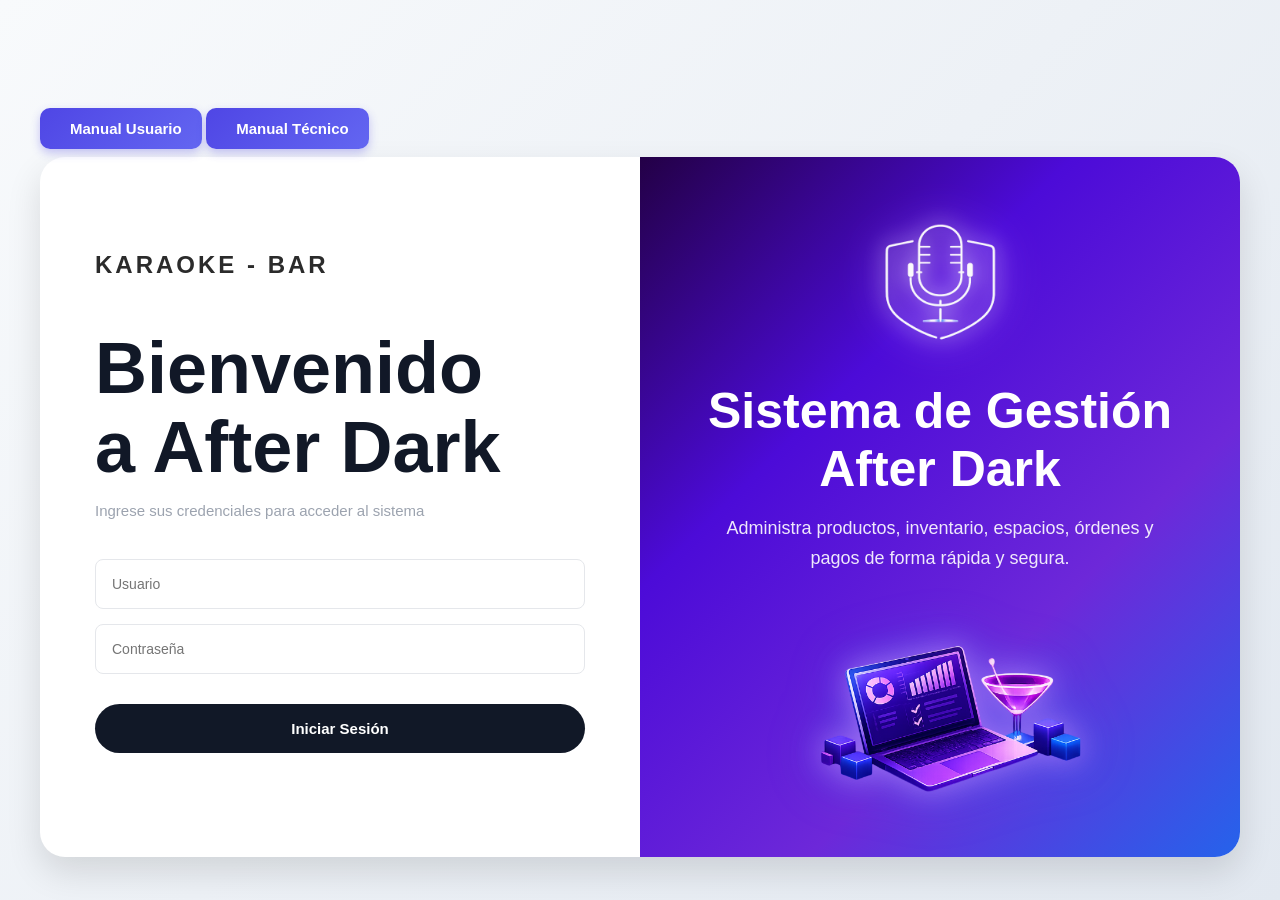
<file: pagos.html>
<!DOCTYPE html>
<html lang="es">

<head>
    <meta charset="UTF-8">
    <meta name="viewport" content="width=device-width, initial-scale=1.0">
    <title>After Dark - Pagos</title>
    <link rel="stylesheet" href="assets/css/ordenes.css">
    <link rel="stylesheet" href="assets/css/pagos.css">
    <link rel="stylesheet" href="https://cdnjs.cloudflare.com/ajax/libs/font-awesome/6.5.1/css/all.min.css">
</head>

<body>

<div class="contenedor">

    <aside class="menu-lateral">
        <div class="logo-sistema">
            <h2>AFTER DARK</h2>
            <p>Karaoke · Bar</p>
        </div>
        <nav>
            <ul>
                <li>
                    <a href="ordenes.html">
                        <i class="fa-solid fa-receipt"></i>
                        Órdenes
                    </a>
                </li>
                <li>
                    <a href="inventario.html">
                        <i class="fa-solid fa-boxes-stacked"></i>
                        Gestión
                    </a>
                </li>
                <li class="activo">
                    <a href="pagos.html">
                        <i class="fa-solid fa-credit-card"></i>
                        Historial de Pagos
                    </a>
                </li>
                <li data-rol="admin">
                    <a href="usuarios.html">
                        <i class="fa-solid fa-users"></i>
                        Usuarios
                    </a>
                </li>
                <li data-rol="admin">
                    <a href="reportes.html">
                        <i class="fa-solid fa-chart-pie"></i>
                        Reportes
                    </a>
                </li>
            </ul>
        </nav>
        <div class="menu-footer">
            <a href="login.html" class="link-logout">
                <i class="fa-solid fa-right-from-bracket"></i>
                Cerrar Sesión
            </a>
        </div>
    </aside>

    <main class="contenido">

        <div class="cabecera">
            <div>
                <h1>Historial de Pagos</h1>
                <p>Consulta todos los pagos registrados en el sistema</p>
            </div>
            <div class="cabecera-derecha">
                <div class="usuario-info">
                    <i class="fa-solid fa-user-circle"></i>
                    <span id="nombreUsuario">Administrador</span>
                    <span class="badge-rol" id="badgeRol">Admin</span>
                </div>
            </div>
        </div>

        <!-- TARJETAS RESUMEN -->
        <div class="resumen-superior">
            <div class="tarjeta-resumen">
                <div class="tarjeta-icono verde">
                    <i class="fa-solid fa-money-bill-wave"></i>
                </div>
                <div>
                    <h3>Cobrado Hoy</h3>
                    <span id="statCobradoHoy">Bs 0</span>
                </div>
            </div>
            <div class="tarjeta-resumen">
                <div class="tarjeta-icono azul">
                    <i class="fa-solid fa-calendar-days"></i>
                </div>
                <div>
                    <h3>Cobrado Mes</h3>
                    <span id="statCobradoMes">Bs 0</span>
                </div>
            </div>
            <div class="tarjeta-resumen">
                <div class="tarjeta-icono morado">
                    <i class="fa-solid fa-qrcode"></i>
                </div>
                <div>
                    <h3>Pagos QR</h3>
                    <span id="statPagosQR">0</span>
                </div>
            </div>
            <div class="tarjeta-resumen">
                <div class="tarjeta-icono dorado">
                    <i class="fa-solid fa-cash-register"></i>
                </div>
                <div>
                    <h3>Efectivo</h3>
                    <span id="statPagosEfectivo">0</span>
                </div>
            </div>
        </div>

        <!-- FILTROS -->
        <div class="barra-filtros">
            <div class="input-busqueda">
                <i class="fa-solid fa-search"></i>
                <input type="text" id="buscarPago" placeholder="Buscar por folio, espacio o usuario...">
            </div>
            <select id="filtroMetodo">
                <option value="">Todos los métodos</option>
                <!-- automitoco se llena -->
            </select>
        </div>

        <!-- TABLA PAGOS -->
        <div class="contenedor-tabla">
            <table class="tabla-ordenes">
                <thead>
                    <tr>
                        <th>Folio</th>
                        <th>Espacio</th>
                        <th>Monto</th>
                        <th>Método</th>
                        <th>Tipo</th>
                        <th>Referencia</th>
                        <th>Fecha</th>
                        <th>Acciones</th>
                    </tr>
                </thead>
                <tbody id="tbodyPagos">
                    <!-- automitoco se llena -->
                </tbody>
            </table>
        </div>

        <!-- MODAL RECIBO -->
        <div id="modalRecibo" class="modal-pagos" style="display:none;">
            <div class="modal-contenido">
                <div class="modal-header">
                    <h2>
                        <i class="fa-solid fa-file-invoice-dollar"></i>
                        Detalle del Pago
                    </h2>
                    <button class="btn-cerrar" onclick="cerrarModalRecibo()">
                        <i class="fa-solid fa-xmark"></i>
                    </button>
                </div>
                <div class="contenido-recibo">
                    <div class="recibo-info">
                        <p><strong>ID Pago:</strong> <span id="reciboId">-</span></p>
                        <p><strong>Folio Orden:</strong> <span id="reciboFolio">-</span></p>
                        <p><strong>Espacio:</strong> <span id="reciboEspacio">-</span></p>
                        <p><strong>Monto:</strong> <span id="reciboMonto">Bs 0</span></p>
                        <p><strong>Método de Pago:</strong> <span id="reciboMetodo">-</span></p>
                        <p><strong>Tipo de Pago:</strong> <span id="reciboTipo">-</span></p>
                        <p><strong>Referencia:</strong> <span id="reciboReferencia">-</span></p>
                        <p><strong>Fecha:</strong> <span id="reciboFecha">-</span></p>
                        <p><strong>Usuario:</strong> <span id="reciboUsuario">-</span></p>
                        <div id="reciboNotasContainer" style="display:none;">
                            <p><strong>Notas:</strong></p>
                            <p id="reciboNotas" style="background:#f9fafb; padding:12px; border-radius:8px; margin-top:6px;">-</p>
                        </div>
                    </div>
                </div>
            </div>
        </div>

    </main>
</div>

<script src="assets/js/pagos.js"></script>

</body>
</html>
</file>
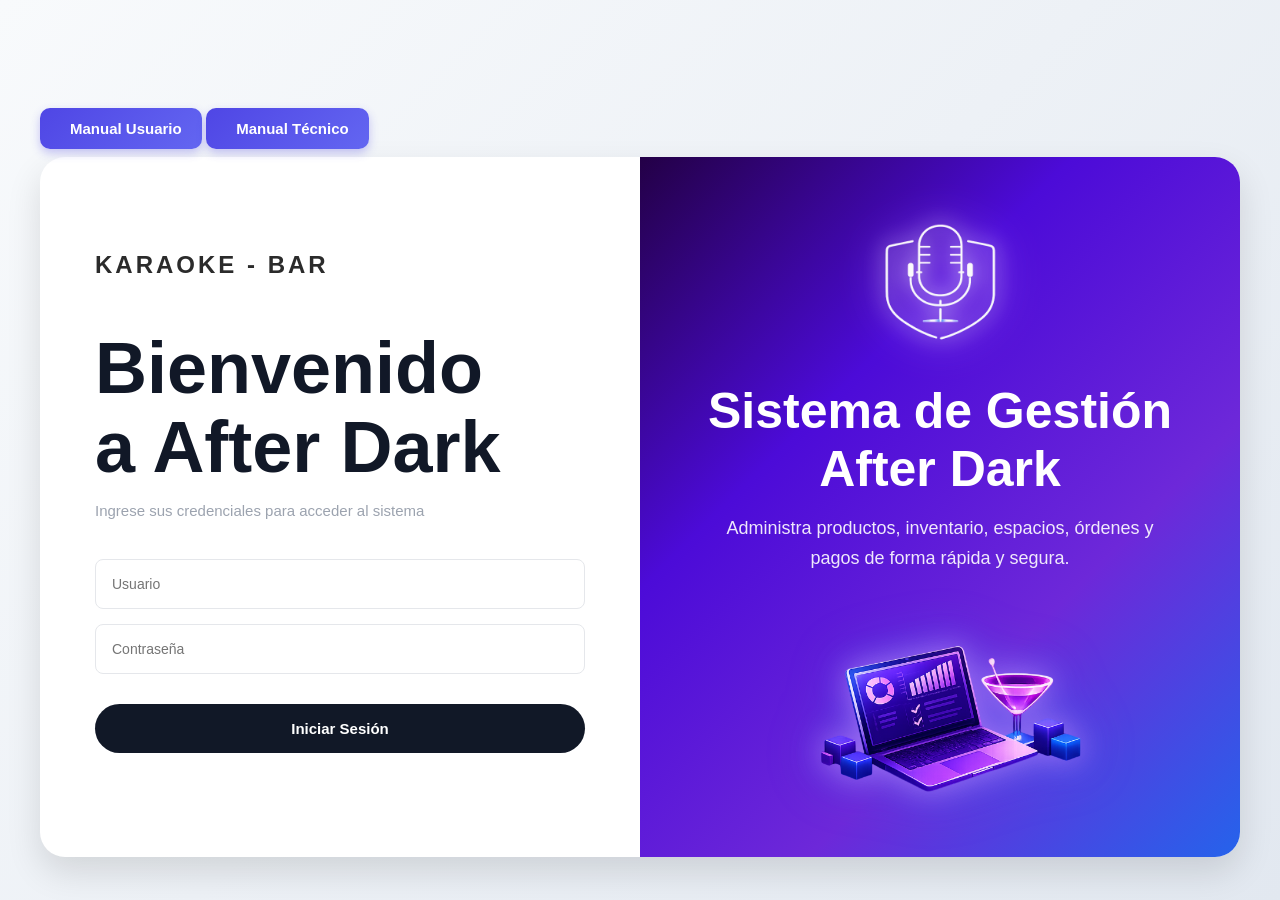
<file: reportes.html>
<!DOCTYPE html>
<html lang="es">
 
<head>
    <meta charset="UTF-8">
    <meta name="viewport" content="width=device-width, initial-scale=1.0">
    <title>After Dark - Reportes</title>
    <link rel="stylesheet" href="assets/css/ordenes.css">
    <link rel="stylesheet" href="assets/css/reportes.css">
    <link rel="stylesheet" href="https://cdnjs.cloudflare.com/ajax/libs/font-awesome/6.5.1/css/all.min.css">
</head>
 
<body>
 
<div class="contenedor">
 
    <aside class="menu-lateral">
        <div class="logo-sistema">
            <h2>AFTER DARK</h2>
            <p>Karaoke · Bar</p>
        </div>
        <nav>
            <ul>
                <li><a href="ordenes.html"><i class="fa-solid fa-receipt"></i> Órdenes</a></li>
                <li><a href="inventario.html"><i class="fa-solid fa-boxes-stacked"></i> Gestión</a></li>
                <li><a href="pagos.html"><i class="fa-solid fa-credit-card"></i>Historial de Pagos</a></li>
                <li data-rol="admin"><a href="usuarios.html"><i class="fa-solid fa-users"></i> Usuarios</a></li>
                <li class="activo" data-rol="admin"><a href="reportes.html"><i class="fa-solid fa-chart-pie"></i> Reportes</a></li>
            </ul>
        </nav>
        <div class="menu-footer">
            <a href="login.html" class="link-logout">
                <i class="fa-solid fa-right-from-bracket"></i>
                Cerrar Sesión
            </a>
        </div>
    </aside>
 
    <main class="contenido">
 
        <div class="cabecera">
            <div>
                <h1>Reportes del Sistema</h1>
                <p>Estadísticas, ventas, productos, espacios y rendimiento</p>
            </div>
            <div class="cabecera-derecha">
                <div class="usuario-info">
                    <i class="fa-solid fa-user-circle"></i>
                    <span id="nombreUsuario">Administrador</span>
                    <span class="badge-rol" id="badgeRol">Admin</span>
                </div>
            </div>
        </div>
 
        <!-- TARJETAS RESUMEN -->
        <div class="resumen-superior">
            <div class="tarjeta-resumen">
                <div class="tarjeta-icono verde"><i class="fa-solid fa-money-bill-wave"></i></div>
                <div><h3>Ventas del Día</h3><span id="statVentasDia">Bs 0</span></div>
            </div>
            <div class="tarjeta-resumen">
                <div class="tarjeta-icono azul"><i class="fa-solid fa-chart-line"></i></div>
                <div><h3>Ventas del Mes</h3><span id="statVentasMes">Bs 0</span></div>
            </div>
            <div class="tarjeta-resumen">
                <div class="tarjeta-icono morado"><i class="fa-solid fa-receipt"></i></div>
                <div><h3>Órdenes Cerradas</h3><span id="statOrdenesCerradas">0</span></div>
            </div>
            <div class="tarjeta-resumen">
                <div class="tarjeta-icono dorado"><i class="fa-solid fa-box-open"></i></div>
                <div><h3>Productos Vendidos</h3><span id="statProductosVendidos">0</span></div>
            </div>
        </div>
 
        <!-- FILTROS CON LABELS -->
        <div class="barra-filtros">
            <div class="grupo-filtro">
                <label for="fechaInicio">
                    <i class="fa-solid fa-calendar-day"></i>
                    Fecha Inicio
                </label>
                <input type="date" class="input-fecha" id="fechaInicio">
            </div>
 
            <div class="grupo-filtro">
                <label for="fechaFin">
                    <i class="fa-solid fa-calendar-check"></i>
                    Fecha Fin
                </label>
                <input type="date" class="input-fecha" id="fechaFin">
            </div>
 
            <div class="grupo-filtro">
                <label for="tipoReporte">
                    <i class="fa-solid fa-list"></i>
                    Tipo de Reporte
                </label>
                <select id="tipoReporte">
                    <option value="ventas">Reporte de Ventas</option>
                    <option value="productos">Top Productos</option>
                    <option value="espacios">Órdenes por Espacio</option>
                    <option value="pagos">Resumen de Pagos</option>
                    <option value="stock-bajo">Stock Bajo</option>
                </select>
            </div>
 
            <div class="grupo-filtro">
                <label>&nbsp;</label>
                <button class="btn-generar" id="btnGenerar">
                    <i class="fa-solid fa-filter"></i>
                    Generar Reporte
                </button>
            </div>
        </div>
 
        <!-- ACCIONES DEL REPORTE -->
        <div class="acciones-reportes">
            <button class="btn-exportar-pdf" id="btnExportarPDF">
                <i class="fa-solid fa-file-pdf"></i>
                Exportar PDF
            </button>
            <button class="btn-exportar-excel" id="btnExportarExcel">
                <i class="fa-solid fa-file-excel"></i>
                Exportar Excel
            </button>
            <button class="btn-imprimir" id="btnImprimir">
                <i class="fa-solid fa-print"></i>
                Imprimir
            </button>
        </div>
 
        <!-- TABLA REPORTES -->
        <div class="contenedor-tabla" id="contenedorTabla">
            <table class="tabla-ordenes" id="tablaReportes">
                <thead id="theadReportes">
                    <tr>
                        <th>Fecha</th>
                        <th>Referencia</th>
                        <th>Categoría</th>
                        <th>Usuario</th>
                        <th>Monto</th>
                        <th>Estado</th>
                        <th>Acciones</th>
                    </tr>
                </thead>
                <tbody id="tbodyReportes">
                    <tr>
                        <td colspan="7" style="text-align:center; padding:30px; color:#9ca3af;">
                            <i class="fa-solid fa-chart-pie" style="font-size:40px; margin-bottom:10px; display:block;"></i>
                            Selecciona un tipo de reporte y haz clic en "Generar Reporte"
                        </td>
                    </tr>
                </tbody>
            </table>
        </div>
 
        <!-- RESUMEN INFERIOR -->
        <div class="panel-resumen-reportes">
            <div class="card-resumen-reporte">
                <i class="fa-solid fa-money-bill-wave"></i>
                <div>
                    <h4>Total Ventas</h4>
                    <span id="resumenTotalVentas">Bs 0</span>
                </div>
            </div>
            <div class="card-resumen-reporte">
                <i class="fa-solid fa-box-open"></i>
                <div>
                    <h4>Productos Vendidos</h4>
                    <span id="resumenProductosVendidos">0</span>
                </div>
            </div>
            <div class="card-resumen-reporte">
                <i class="fa-solid fa-door-open"></i>
                <div>
                    <h4>Órdenes Procesadas</h4>
                    <span id="resumenOrdenes">0</span>
                </div>
            </div>
            <div class="card-resumen-reporte">
                <i class="fa-solid fa-triangle-exclamation"></i>
                <div>
                    <h4>Stock Bajo</h4>
                    <span id="resumenStockBajo">0</span>
                </div>
            </div>
        </div>
 
        <!-- VER DETALLE -->
        <div id="modalDetalle" class="modal-reportes" style="display:none;">
            <div class="modal-contenido-reporte">
                <div class="modal-header-reporte">
                    <h2><i class="fa-solid fa-file-invoice"></i> Detalle del Reporte</h2>
                    <button class="btn-cerrar-reporte" onclick="cerrarModalDetalle()">
                        <i class="fa-solid fa-xmark"></i>
                    </button>
                </div>
                <div class="modal-body-reporte" id="detalleContenido">
                    <!-- automitoco se llena -->
                </div>
            </div>
        </div>
 
    </main>
</div>
 
<script src="assets/js/reportes.js"></script>
 
</body>
</html>
</file>
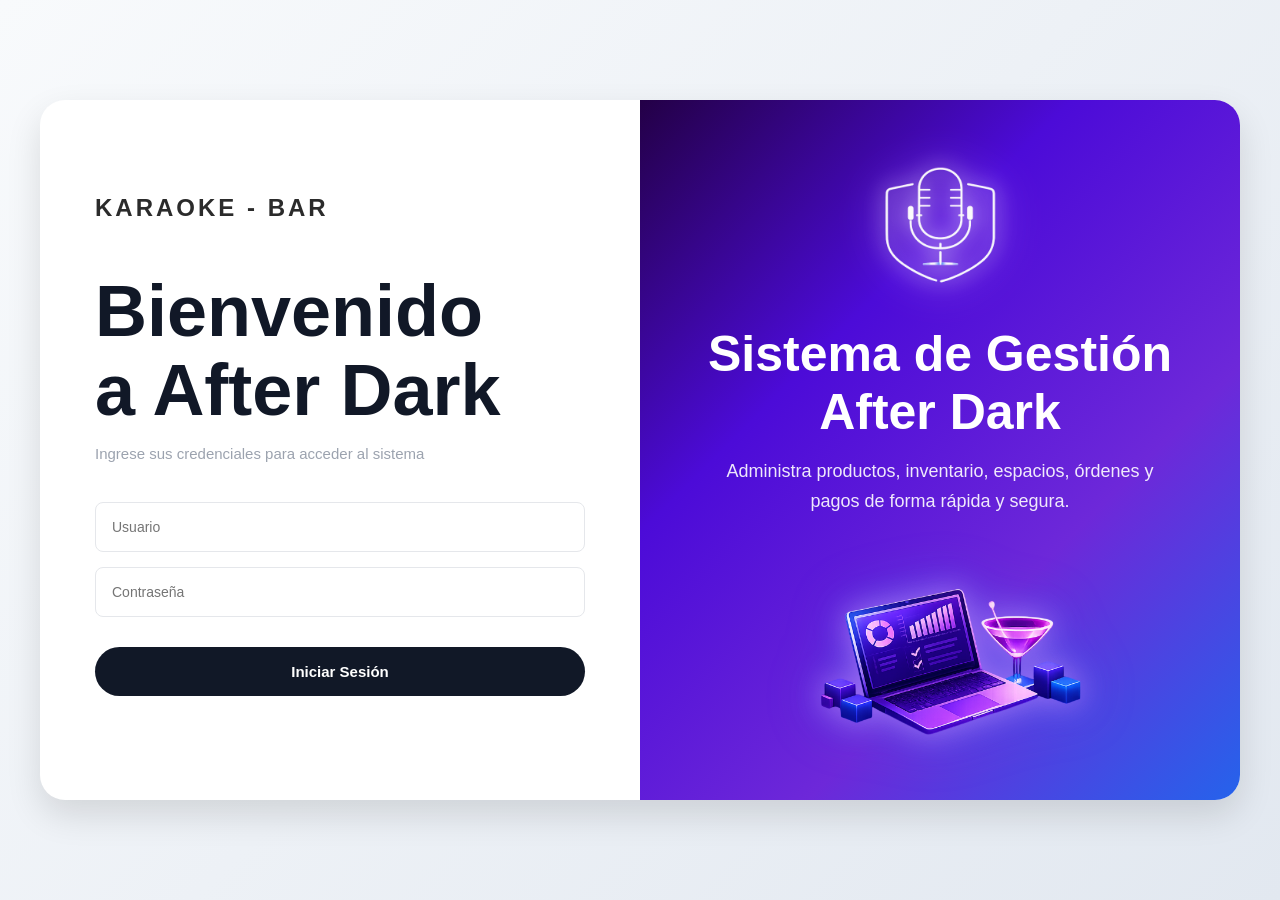
<file: usuarios.html>
<!DOCTYPE html>
<html lang="es">
 
<head>
    <meta charset="UTF-8">
    <meta name="viewport" content="width=device-width, initial-scale=1.0">
    <title>After Dark - Usuarios</title>
    <link rel="stylesheet" href="assets/css/ordenes.css">
    <link rel="stylesheet" href="assets/css/usuarios.css">
    <link rel="stylesheet" href="https://cdnjs.cloudflare.com/ajax/libs/font-awesome/6.5.1/css/all.min.css">
</head>
 
<body>
 
<div class="contenedor">
 
    <aside class="menu-lateral">
        <div class="logo-sistema">
            <h2>AFTER DARK</h2>
            <p>Karaoke · Bar</p>
        </div>
        <nav>
            <ul>
                <li><a href="ordenes.html"><i class="fa-solid fa-receipt"></i> Órdenes</a></li>
                <li><a href="inventario.html"><i class="fa-solid fa-boxes-stacked"></i> Gestión</a></li>
                <li><a href="pagos.html"><i class="fa-solid fa-credit-card"></i>Historial de Pagos</a></li>
                <li class="activo" data-rol="admin"><a href="usuarios.html"><i class="fa-solid fa-users"></i> Usuarios</a></li>
                <li data-rol="admin"><a href="reportes.html"><i class="fa-solid fa-chart-pie"></i> Reportes</a></li>
            </ul>
        </nav>
        <div class="menu-footer">
            <a href="login.html" class="link-logout">
                <i class="fa-solid fa-right-from-bracket"></i>
                Cerrar Sesión
            </a>
        </div>
    </aside>
 
    <main class="contenido">
 
        <div class="cabecera">
            <div>
                <h1>Gestión de Usuarios</h1>
                <p>Administra usuarios, roles y accesos del sistema</p>
            </div>
            <div class="cabecera-derecha">
                <div class="usuario-info">
                    <i class="fa-solid fa-user-circle"></i>
                    <span id="nombreUsuario">Administrador</span>
                    <span class="badge-rol" id="badgeRol">Admin</span>
                </div>
                <button class="boton-nueva" id="btnNuevoUsuario">
                    <i class="fa-solid fa-user-plus"></i>
                    Nuevo Usuario
                </button>
            </div>
        </div>
 
        <!-- TARJETAS RESUMEN -->
        <div class="resumen-superior">
            <div class="tarjeta-resumen">
                <div class="tarjeta-icono verde"><i class="fa-solid fa-user-check"></i></div>
                <div><h3>Usuarios Activos</h3><span id="statActivos">0</span></div>
            </div>
            <div class="tarjeta-resumen">
                <div class="tarjeta-icono azul"><i class="fa-solid fa-user-shield"></i></div>
                <div><h3>Administradores</h3><span id="statAdmins">0</span></div>
            </div>
            <div class="tarjeta-resumen">
                <div class="tarjeta-icono morado"><i class="fa-solid fa-users"></i></div>
                <div><h3>Empleados</h3><span id="statEmpleados">0</span></div>
            </div>
            <div class="tarjeta-resumen">
                <div class="tarjeta-icono dorado"><i class="fa-solid fa-user-slash"></i></div>
                <div><h3>Inactivos</h3><span id="statInactivos">0</span></div>
            </div>
        </div>
 
        <!-- FILTROS -->
        <div class="barra-filtros">
            <div class="input-busqueda">
                <i class="fa-solid fa-search"></i>
                <input type="text" id="buscarUsuario" placeholder="Buscar usuario, nombre o correo...">
            </div>
            <select id="filtroRol">
                <option value="">Todos los roles</option>
                <option value="1">Administrador</option>
                <option value="2">Empleado</option>
            </select>
            <select id="filtroEstado">
                <option value="">Todos los estados</option>
                <option value="1">Activo</option>
                <option value="0">Inactivo</option>
            </select>
        </div>
 
        <!-- TABLA USUARIOS -->
        <div class="contenedor-tabla">
            <table class="tabla-ordenes">
                <thead>
                    <tr>
                        <th>Usuario</th>
                        <th>Nombre</th>
                        <th>Correo</th>
                        <th>Rol</th>
                        <th>Estado</th>
                        <th>Último Acceso</th>
                        <th>Acciones</th>
                    </tr>
                </thead>
                <tbody id="tablaUsuarios">
                    <!-- automitoco se llena -->
                </tbody>
            </table>
        </div>
 
        <!-- NUEVO USUARIO - CORREGIDO -->
        <div id="modalNuevoUsuario" class="modal-usuarios" style="display:none;">
            <div class="modal-contenido">
                <div class="modal-header">
                    <h2><i class="fa-solid fa-user-plus"></i> Nuevo Usuario</h2>
                    <button class="btn-cerrar" onclick="cerrarModal('modalNuevoUsuario')">
                        <i class="fa-solid fa-xmark"></i>
                    </button>
                </div>
                <form id="formNuevoUsuario" class="formulario-usuario" novalidate>
                    <div class="grupo-formulario">
                        <label>Nombre <span class="requerido">*</span></label>
                        <input type="text" id="nuevoNombre" maxlength="100" placeholder="Ej: Juan"
                               pattern="^[a-zA-ZáéíóúÁÉÍÓÚñÑ\s]+$" required>
                        <small class="mensaje-error" id="errorNombre"></small>
                    </div>
                    <div class="grupo-formulario">
                        <label>Apellido</label>
                        <input type="text" id="nuevoApellido" maxlength="100" placeholder="Ej: Pérez"
                               pattern="^[a-zA-ZáéíóúÁÉÍÓÚñÑ\s]+$">
                        <small class="mensaje-error" id="errorApellido"></small>
                    </div>
                    <div class="grupo-formulario">
                        <label>Usuario <span class="requerido">*</span></label>
                        <input type="text" id="nuevoUsername" maxlength="50" placeholder="juanperez"
                               pattern="^[a-zA-Z0-9_]+$" required>
                        <small class="mensaje-error" id="errorUsername"></small>
                    </div>
                    <div class="grupo-formulario">
                        <label>Correo <span class="requerido">*</span></label>
                        <input type="email" id="nuevoEmail" placeholder="correo@afterdark.com" required>
                        <small class="mensaje-error" id="errorEmail"></small>
                    </div>
                    <div class="grupo-formulario">
                        <label>Contraseña <span class="requerido">*</span></label>
                        <input type="password" id="nuevoPassword" minlength="6"
                               placeholder="Mínimo 6 caracteres" required>
                        <small class="mensaje-error" id="errorPassword"></small>
                    </div>
                    <div class="grupo-formulario">
                        <label>Rol <span class="requerido">*</span></label>
                        <select id="nuevoRol" required>
                            <option value="1">Administrador</option>
                            <option value="2" selected>Empleado</option>
                        </select>
                    </div>
                    <!-- ❌ ELIMINADO: Checkbox de activo (ahora es por defecto) -->
                    <div class="acciones-formulario">
                        <button type="button" class="btn-cancelar-modal" onclick="cerrarModal('modalNuevoUsuario')">
                            <i class="fa-solid fa-xmark"></i> Cancelar
                        </button>
                        <button type="submit" class="boton-nueva">
                            <i class="fa-solid fa-floppy-disk"></i> Guardar Usuario
                        </button>
                    </div>
                </form>
            </div>
        </div>
 
        <!-- EDITAR USUARIO -->
        <div id="modalEditarUsuario" class="modal-usuarios" style="display:none;">
            <div class="modal-contenido">
                <div class="modal-header">
                    <h2><i class="fa-solid fa-user-pen"></i> Editar Usuario</h2>
                    <button class="btn-cerrar" onclick="cerrarModal('modalEditarUsuario')">
                        <i class="fa-solid fa-xmark"></i>
                    </button>
                </div>
                <form id="formEditarUsuario" class="formulario-usuario" novalidate>
                    <input type="hidden" id="editUserId">
                    <div class="grupo-formulario">
                        <label>Nombre <span class="requerido">*</span></label>
                        <input type="text" id="editNombre" maxlength="100"
                               pattern="^[a-zA-ZáéíóúÁÉÍÓÚñÑ\s]+$" required>
                        <small class="mensaje-error" id="errorEditNombre"></small>
                    </div>
                    <div class="grupo-formulario">
                        <label>Apellido</label>
                        <input type="text" id="editApellido" maxlength="100"
                               pattern="^[a-zA-ZáéíóúÁÉÍÓÚñÑ\s]+$">
                        <small class="mensaje-error" id="errorEditApellido"></small>
                    </div>
                    <div class="grupo-formulario">
                        <label>Usuario <span class="requerido">*</span></label>
                        <input type="text" id="editUsername" maxlength="50"
                               pattern="^[a-zA-Z0-9_]+$" required>
                        <small class="mensaje-error" id="errorEditUsername"></small>
                    </div>
                    <div class="grupo-formulario">
                        <label>Correo <span class="requerido">*</span></label>
                        <input type="email" id="editEmail" required>
                        <small class="mensaje-error" id="errorEditEmail"></small>
                    </div>
                    <div class="grupo-formulario">
                        <label>Rol <span class="requerido">*</span></label>
                        <select id="editRol" required>
                            <option value="1">Administrador</option>
                            <option value="2">Empleado</option>
                        </select>
                    </div>
                    <div class="grupo-formulario">
                        <label>Estado</label>
                        <select id="editEstado">
                            <option value="1">Activo</option>
                            <option value="0">Inactivo</option>
                        </select>
                    </div>
                    <div class="acciones-formulario">
                        <button type="button" class="btn-cancelar-modal" onclick="cerrarModal('modalEditarUsuario')">
                            <i class="fa-solid fa-xmark"></i> Cancelar
                        </button>
                        <button type="submit" class="boton-nueva">
                            <i class="fa-solid fa-floppy-disk"></i> Actualizar Usuario
                        </button>
                    </div>
                </form>
            </div>
        </div>
 
        <!-- VER DETALLE USUARIO -->
        <div id="modalVerUsuario" class="modal-usuarios" style="display:none;">
            <div class="modal-contenido" style="max-width:550px;">
                <div class="modal-header">
                    <h2><i class="fa-solid fa-user"></i> Detalle del Usuario</h2>
                    <button class="btn-cerrar" onclick="cerrarModal('modalVerUsuario')">
                        <i class="fa-solid fa-xmark"></i>
                    </button>
                </div>
                <div class="detalle-usuario">
                    <div class="detalle-avatar">
                        <i class="fa-solid fa-user-circle"></i>
                    </div>
                    <h3 id="verNombreCompleto">-</h3>
                    <p id="verUsername" class="ver-username">@-</p>
                   
                    <div class="detalle-grid">
                        <div class="detalle-item">
                            <label>Correo</label>
                            <span id="verEmail">-</span>
                        </div>
                        <div class="detalle-item">
                            <label>Rol</label>
                            <span id="verRol">-</span>
                        </div>
                        <div class="detalle-item">
                            <label>Estado</label>
                            <span id="verEstado">-</span>
                        </div>
                        <div class="detalle-item">
                            <label>Registrado</label>
                            <span id="verFecha">-</span>
                        </div>
<!--                         <div class="detalle-item">
                            <label>Último Acceso</label>
                            <span id="verUltimoAcceso">-</span>
                        </div> -->
                    </div>
                </div>
            </div>
        </div>
 
        <!-- CAMBIAR CONTRASEÑA -->
        <div id="modalCambiarPassword" class="modal-usuarios" style="display:none;">
            <div class="modal-contenido" style="max-width:450px;">
                <div class="modal-header" style="background: linear-gradient(135deg, #d97706, #92400e);">
                    <h2><i class="fa-solid fa-key"></i> Cambiar Contraseña</h2>
                    <button class="btn-cerrar" onclick="cerrarModal('modalCambiarPassword')">
                        <i class="fa-solid fa-xmark"></i>
                    </button>
                </div>
                <form id="formCambiarPassword" class="formulario-usuario" style="grid-template-columns: 1fr;" novalidate>
                    <input type="hidden" id="passwordUserId">
                    <p style="margin-bottom:16px; color:#6b7280; font-size:14px;">
                        Cambiando contraseña para: <strong id="passwordUserName">-</strong>
                    </p>
                    <div class="grupo-formulario">
                        <label>Nueva Contraseña <span class="requerido">*</span></label>
                        <input type="password" id="nuevaPassInput" minlength="6"
                               placeholder="Mínimo 6 caracteres" required>
                        <small class="mensaje-error" id="errorNuevaPass"></small>
                    </div>
                    <div class="grupo-formulario">
                        <label>Confirmar Contraseña <span class="requerido">*</span></label>
                        <input type="password" id="confirmPassInput" minlength="6"
                               placeholder="Repite la contraseña" required>
                        <small class="mensaje-error" id="errorConfirmPass"></small>
                    </div>
                    <div class="acciones-formulario">
                        <button type="button" class="btn-cancelar-modal" onclick="cerrarModal('modalCambiarPassword')">
                            <i class="fa-solid fa-xmark"></i> Cancelar
                        </button>
                        <button type="submit" class="boton-nueva" style="background: linear-gradient(135deg, #d97706, #92400e);">
                            <i class="fa-solid fa-key"></i> Cambiar Contraseña
                        </button>
                    </div>
                </form>
            </div>
        </div>
 
    </main>
</div>
 
<script src="assets/js/usuarios.js"></script>
 
</body>
</html>
</file>
<file: assets/css/login.css>
*{
    margin: 0;
    padding: 0;
    box-sizing: border-box;
    font-family: 'Segoe UI', sans-serif;
}

body{
    background: linear-gradient(
        135deg,
        #f8fafc,
        #e2e8f0
    );

    min-height: 100vh;
    display: flex;
    justify-content: center;
    align-items: center;
    padding: 20px;
}

.contenedor{
    width: 1200px;
    max-width: 100%;
    height: 700px;
}

.contenido-principal{
    width: 100%;
    height: 100%;
    background: white;
    border-radius: 25px;
    overflow: hidden;
    display: flex;

    box-shadow:0 15px 35px rgba(0,0,0,.12);
}

.link-manual {
    display: inline-flex;
    align-items: center;
    gap: 10px;
    padding: 12px 20px;
    margin: 8px 0;
    background: linear-gradient(135deg, #4f46e5, #6366f1);
    color: white;
    text-decoration: none;
    border-radius: 10px;
    font-size: 15px;
    font-weight: 600;
    box-shadow: 0 4px 10px rgba(79, 70, 229, 0.3);
    transition: all 0.3s ease;
}

.link-manual:hover {
    transform: translateY(-3px);
    box-shadow: 0 6px 15px rgba(79, 70, 229, 0.4);
    background: linear-gradient(135deg, #4338ca, #4f46e5);
}

.link-manual i {
    font-size: 18px;
}

.link-manual:active {
    transform: scale(0.97);
}

/* PANEL IZQUIERDO */

.panel-izquierdo{
    width: 50%;
    padding: 55px;
    display: flex;
    flex-direction: column;
    justify-content: center;
}

.logo{
    font-size: 24px;
    font-weight: bold;
    letter-spacing: 3px;
    color: #2b2b2b;
    margin-bottom: 50px;
}

.panel-izquierdo h1{
    font-size: 72px;
    font-weight: 800;
    line-height: 1.1;
    color: #111827;
    margin-bottom: 15px;
}

.subtitulo{
    color: #9ca3af;
    margin-bottom: 40px;
    font-size: 15px;
}

#formularioLogin{
    display: flex;
    flex-direction: column;
}

#formularioLogin input{
    width: 100%;
    padding: 16px;
    border: 1px solid #e5e7eb;
    border-radius: 8px;
    margin-bottom: 15px;
    font-size: 14px;
    outline: none;
    transition: .3s;
}

#formularioLogin input:focus{
    border-color: #7c3aed;
    box-shadow: 0 0 10px rgba(124,58,237,.2);
}

#formularioLogin button{
    margin-top: 15px;
    background: #111827;
    color: white;
    border: none;
    padding: 16px;
    border-radius: 40px;
    font-size: 15px;
    font-weight: 600;
    cursor: pointer;
    transition: .3s;
}

#formularioLogin button:hover{
    background: #000;
    transform: translateY(-2px);
}

#mensajeError{
    color: #ff4d4d;
    margin-top: 10px;
    font-size: 14px;
    text-align: center;
}

/* PANEL DERECHO */

.panel-derecho{
    width: 50%;
    background: linear-gradient(
        135deg,
        #230046,
        #4c0bd8,
        #6d28d9,
        #2563eb
    );

    display: flex;
    justify-content: center;
    align-items: center;
    padding: 40px;
}

.contenido-panel{
    width: 100%;
    text-align: center;
    color: white;
}

/* MICRÓFONO */

.imagen-microfono{
    width: 180px;
    display: block;
    margin: 0 auto 25px auto;

    filter:
        drop-shadow(0 0 10px #ffffff)
        drop-shadow(0 0 20px #c084fc);
}

/* TITULO */

.contenido-panel h2{
    font-size: 50px;
    font-weight: 700;
    margin-bottom: 15px;
}

/* TEXTO */

.contenido-panel p{
    font-size: 18px;
    line-height: 1.7;
    color: rgba(255,255,255,.9);
    max-width: 450px;
    margin: auto;
}

/* LAPTOP */

.imagen-laptop{
    width: 350px;
    display: block;
    margin: 40px auto 0 auto;

    filter:
        drop-shadow(0 0 15px rgba(192,132,252,.7))
        drop-shadow(0 0 25px rgba(59,130,246,.4));
}

@media(max-width:1000px){

    .contenido-principal{
        flex-direction: column;
    }

    .panel-izquierdo,
    .panel-derecho{
        width: 100%;
    }

    .panel-izquierdo{
        padding: 40px;
    }

    .panel-izquierdo h1{
        font-size: 50px;
    }

    .contenido-panel h2{
        font-size: 36px;
    }

    .imagen-microfono{
        width: 130px;
    }

    .imagen-laptop{
        width: 250px;
    }

    .panel-derecho{
        padding: 30px;
    }
}
</file>
<file: assets/css/ordenes.css>
[data-rol="admin"] {
    display: none !important;
}

body.es-admin [data-rol="admin"] {
    display: flex !important;
}

body.es-admin li[data-rol="admin"] {
    display: list-item !important;
}

body.es-admin li[data-rol="admin"] a {
    display: flex;
}

*, *::before, *::after {
    margin: 0;
    padding: 0;
    box-sizing: border-box;
}

body {
    font-family: 'Segoe UI', sans-serif;
    background: #f3f4f6;
}

.contenedor {
    display: flex;
    min-height: 100vh;
}

.menu-lateral {
    width: 260px;
    background: linear-gradient(180deg, #2d1b69 0%, #4c1d95 100%);
    color: white;
    padding: 28px 20px 20px;
    display: flex;
    flex-direction: column;
    position: sticky;
    top: 0;
    height: 100vh;
    overflow-y: auto;
}

.logo-sistema {
    text-align: center;
    margin-bottom: 36px;
    padding-bottom: 24px;
    border-bottom: 1px solid rgba(255,255,255,0.15);
}

.logo-sistema h2 {
    font-size: 26px;
    letter-spacing: 3px;
    font-weight: 800;
}

.logo-sistema p {
    color: #c4b5fd;
    font-size: 13px;
    margin-top: 4px;
    letter-spacing: 1px;
}

.menu-lateral nav { 
    flex: 1; 
}
.menu-lateral ul { 
    list-style: none; 
}
.menu-lateral li { 
    margin-bottom: 4px; 
}

.menu-lateral a {
    display: flex;
    align-items: center;
    gap: 12px;
    color: rgba(255,255,255,0.8);
    text-decoration: none;
    padding: 12px 14px;
    border-radius: 10px;
    font-size: 14.5px;
    transition: all 0.2s ease;
}

.menu-lateral a:hover {
    background: rgba(255,255,255,0.12);
    color: white;
}

.menu-lateral li.activo a {
    background: rgba(255,255,255,0.2);
    color: white;
    font-weight: 600;
}

.menu-lateral a i {
    width: 20px;
    text-align: center;
    font-size: 15px;
}

.menu-footer {
    margin-top: 20px;
    padding-top: 20px;
    border-top: 1px solid rgba(255,255,255,0.15);
}

.link-logout {
    display: flex;
    align-items: center;
    gap: 12px;
    color: rgba(255,255,255,0.6) !important;
    text-decoration: none;
    padding: 12px 14px;
    border-radius: 10px;
    font-size: 14px;
    transition: all 0.2s;
}

.link-logout:hover {
    background: rgba(239,68,68,0.2) !important;
    color: #fca5a5 !important;
}

.contenido {
    flex: 1;
    padding: 30px;
    overflow-y: auto;
}

.cabecera {
    display: flex;
    justify-content: space-between;
    align-items: center;
    margin-bottom: 28px;
}

.cabecera h1 {
    color: #1e1b4b;
    font-size: 28px;
    font-weight: 700;
}

.cabecera p {
    color: #6b7280;
    font-size: 14px;
    margin-top: 4px;
}

.cabecera-derecha {
    display: flex;
    align-items: center;
    gap: 14px;
}

.usuario-info {
    display: flex;
    align-items: center;
    gap: 8px;
    background: white;
    padding: 10px 16px;
    border-radius: 12px;
    box-shadow: 0 2px 8px rgba(0,0,0,0.08);
    font-size: 14px;
    color: #374151;
}

.usuario-info i {
    color: #7c3aed;
    font-size: 18px;
}

.badge-rol {
    background: #7c3aed;
    color: white;
    padding: 2px 10px;
    border-radius: 20px;
    font-size: 11px;
    font-weight: 600;
}

.badge-empleado { 
    background: #059669 !important; 
}

.boton-nueva {
    background: linear-gradient(135deg, #7c3aed, #5b21b6);
    color: white;
    border: none;
    padding: 12px 22px;
    border-radius: 12px;
    cursor: pointer;
    font-size: 14px;
    font-weight: 600;
    display: flex;
    align-items: center;
    gap: 8px;
    transition: all 0.2s;
    box-shadow: 0 4px 12px rgba(124,58,237,0.3);
}

.boton-nueva:hover {
    transform: translateY(-2px);
    box-shadow: 0 6px 16px rgba(124,58,237,0.4);
}

.resumen-superior {
    display: grid;
    grid-template-columns: repeat(4, 1fr);
    gap: 18px;
    margin-bottom: 26px;
}

.tarjeta-resumen {
    background: white;
    border-radius: 16px;
    padding: 20px;
    display: flex;
    align-items: center;
    gap: 16px;
    box-shadow: 0 2px 10px rgba(0,0,0,0.06);
    transition: transform 0.2s;
}

.tarjeta-resumen:hover { 
    transform: translateY(-3px); 
}

.tarjeta-icono {
    width: 50px;
    height: 50px;
    border-radius: 12px;
    display: flex;
    align-items: center;
    justify-content: center;
    font-size: 20px;
    flex-shrink: 0;
}

.tarjeta-icono.azul    { 
    background: #ede9fe; color: #7c3aed; 
}
.tarjeta-icono.morado  { 
    background: #f3e8ff; color: #9333ea; 
}
.tarjeta-icono.verde   { 
    background: #d1fae5; color: #059669; 
}
.tarjeta-icono.dorado  { 
    background: #fef3c7; color: #d97706; 
}

.tarjeta-resumen h3 {
    color: #6b7280;
    font-size: 12px;
    font-weight: 500;
    text-transform: uppercase;
    letter-spacing: 0.5px;
    margin-bottom: 6px;
}

.tarjeta-resumen span {
    font-size: 26px;
    font-weight: 700;
    color: #1e1b4b;
}

.barra-filtros {
    display: flex;
    gap: 12px;
    margin-bottom: 22px;
    align-items: center;
}

.input-busqueda {
    flex: 1;
    position: relative;
    display: flex;
    align-items: center;
}

.input-busqueda i {
    position: absolute;
    left: 14px;
    color: #9ca3af;
    font-size: 14px;
}

.input-busqueda input {
    width: 100%;
    padding: 12px 14px 12px 40px;
    border: 1.5px solid #e5e7eb;
    border-radius: 10px;
    outline: none;
    background: white;
    font-size: 14px;
    color: #374151;
    transition: border-color 0.2s;
}

.input-busqueda input:focus { 
    border-color: #7c3aed; 
}

.barra-filtros select {
    padding: 12px 16px;
    border: 1.5px solid #e5e7eb;
    border-radius: 10px;
    outline: none;
    background: white;
    font-size: 14px;
    color: #374151;
    cursor: pointer;
    transition: border-color 0.2s;
}

.barra-filtros select:focus { 
    border-color: #7c3aed; 
}

.contenedor-tabla {
    background: white;
    border-radius: 16px;
    overflow: hidden;
    box-shadow: 0 2px 10px rgba(0,0,0,0.07);
}

.tabla-ordenes {
    width: 100%;
    border-collapse: collapse;
}

.tabla-ordenes thead {
    background: linear-gradient(90deg, #2d1b69, #4c1d95);
    color: white;
}

.tabla-ordenes th {
    padding: 15px 16px;
    text-align: left;
    font-size: 13px;
    font-weight: 600;
    letter-spacing: 0.5px;
    text-transform: uppercase;
}

.tabla-ordenes td {
    padding: 14px 16px;
    border-bottom: 1px solid #f3f4f6;
    font-size: 14px;
    color: #374151;
}

.tabla-ordenes tbody tr:last-child td { 
    border-bottom: none; 
}
.tabla-ordenes tbody tr:hover { 
    background: #faf7ff; 
}

.estado-pagado {
    background: #d1fae5;
    color: #065f46;
    padding: 6px 12px;
    border-radius: 20px;
    font-size: 12px;
    font-weight: 600;
    display: inline-block;
}

.estado-anulado {
    background: #fee2e2;
    color: #991b1b;
    padding: 6px 12px;
    border-radius: 20px;
    font-size: 12px;
    font-weight: 600;
    display: inline-block;
}

.estado-pendiente {
    background: #fef3c7;
    color: #92400e;
    padding: 6px 12px;
    border-radius: 20px;
    font-size: 12px;
    font-weight: 600;
    display: inline-block;
}

.estado-pendiente { 
    background: #fef3c7; 
    color: #92400e; 
}
.estado-parcial   { 
    background: #dbeafe; 
    color: #1e40af; 
}
.estado-pagado    { 
    background: #d1fae5; 
    color: #065f46; 
}
.estado-anulado { 
    background: #fee2e2; 
    color: #991b1b; 
}

.acciones {
    display: flex;
    gap: 6px;
    align-items: center;
    flex-wrap: wrap;
}

.btn-accion {
    border: none;
    padding: 7px 12px;
    border-radius: 8px;
    cursor: pointer;
    font-size: 12px;
    font-weight: 500;
    display: flex;
    align-items: center;
    gap: 5px;
    transition: all 0.2s;
}

.btn-ver { 
    background: #ede9fe; 
    color: #5b21b6; 
}
.btn-ver:hover { 
    background: #7c3aed; 
    color: white; 
}
.btn-pago { 
    background: #d1fae5; 
    color: #065f46; 
}
.btn-pago:hover { 
    background: #059669; 
    color: white; 
}

.btn-editar { 
    background: #fef3c7; 
    color: #92400e; 
}
.btn-editar:hover { 
    background: #d97706; 
    color: white; 
}

.btn-anular { background: #fee2e2; 
    color: #991b1b; 
}
.btn-anular:hover { background: #dc2626; 
    color: white; 
}

.modal-overlay {
    display: none;
    position: fixed;
    top: 0;
    left: 0;
    width: 100%;
    height: 100%;
    background: rgba(0, 0, 0, 0.6);
    backdrop-filter: blur(4px);
    z-index: 1000;
    justify-content: center;
    align-items: center;
    padding: 20px;
}

.modal-overlay.activo {
    display: flex;
    animation: fadeIn 0.2s ease;
}

@keyframes fadeIn {
    from { opacity: 0; }
    to { opacity: 1; }
}

@keyframes slideIn {
    from { 
        opacity: 0;
        transform: translateY(-20px) scale(0.95);
    }
    to { 
        opacity: 1;
        transform: translateY(0) scale(1);
    }
}

.modal-contenido {
    background: white;
    border-radius: 20px;
    width: 100%;
    max-width: 550px;
    max-height: 90vh;
    overflow-y: auto;
    box-shadow: 0 20px 60px rgba(0, 0, 0, 0.3);
    animation: slideIn 0.3s ease;
}

.modal-contenido.modal-grande { 
    max-width: 850px; 
}
.modal-contenido.modal-pequeno { 
    max-width: 450px; 
}

.modal-header {
    background: linear-gradient(135deg, #2d1b69, #4c1d95);
    color: white;
    padding: 22px 28px;
    border-radius: 20px 20px 0 0;
    display: flex;
    justify-content: space-between;
    align-items: center;
}

.modal-header h2 {
    font-size: 20px;
    font-weight: 700;
    display: flex;
    align-items: center;
    gap: 10px;
}

.modal-cerrar {
    background: rgba(255, 255, 255, 0.2);
    border: none;
    color: white;
    width: 36px;
    height: 36px;
    border-radius: 50%;
    cursor: pointer;
    font-size: 16px;
    display: flex;
    align-items: center;
    justify-content: center;
    transition: all 0.2s;
}

.modal-cerrar:hover {
    background: rgba(255, 255, 255, 0.3);
    transform: rotate(90deg);
}

.modal-body { 
    padding: 28px; 
}

.detalle-grid {
    display: grid;
    grid-template-columns: repeat(3, 1fr);
    gap: 14px;
    margin-bottom: 24px;
}

.detalle-item {
    background: #f9fafb;
    padding: 14px 16px;
    border-radius: 12px;
    border-left: 4px solid #7c3aed;
}

.detalle-item label {
    display: block;
    font-size: 11px;
    color: #6b7280;
    text-transform: uppercase;
    letter-spacing: 0.5px;
    margin-bottom: 4px;
    font-weight: 600;
}

.detalle-item span {
    font-size: 15px;
    font-weight: 600;
    color: #1e1b4b;
}

.detalle-item.total { border-left-color: #059669; background: #d1fae5; }
.detalle-item.pagado { border-left-color: #d97706; background: #fef3c7; }
.detalle-item.pendiente { border-left-color: #dc2626; background: #fee2e2; }

.detalle-notas {
    background: #f9fafb;
    padding: 14px 16px;
    border-radius: 12px;
    margin-bottom: 20px;
    border-left: 4px solid #6b7280;
}

.detalle-notas label {
    display: block;
    font-size: 12px;
    color: #6b7280;
    font-weight: 600;
    margin-bottom: 6px;
}

.detalle-notas p {
    font-size: 14px;
    color: #374151;
}

.productos-seccion, .pagos-seccion {
    margin-top: 20px;
}

.productos-seccion h3, .pagos-seccion h3 {
    font-size: 16px;
    color: #1e1b4b;
    margin-bottom: 12px;
    display: flex;
    align-items: center;
    gap: 8px;
}

.tabla-productos {
    width: 100%;
    border-collapse: collapse;
    background: white;
    border-radius: 10px;
    overflow: hidden;
    box-shadow: 0 1px 4px rgba(0,0,0,0.05);
}

.tabla-productos thead {
    background: #f3f4f6;
}

.tabla-productos th {
    padding: 10px 14px;
    text-align: left;
    font-size: 12px;
    font-weight: 600;
    color: #6b7280;
    text-transform: uppercase;
    letter-spacing: 0.5px;
}

.tabla-productos td {
    padding: 10px 14px;
    font-size: 14px;
    color: #374151;
    border-bottom: 1px solid #f3f4f6;
}

.tabla-productos tbody tr:last-child td { 
    border-bottom: none; 
}

.pagos-lista {
    display: flex;
    flex-direction: column;
    gap: 10px;
}

.pago-item {
    background: #f9fafb;
    padding: 12px 16px;
    border-radius: 10px;
    display: flex;
    justify-content: space-between;
    align-items: center;
    border-left: 4px solid #059669;
}

.pago-item-info {
    display: flex;
    flex-direction: column;
    gap: 2px;
}

.pago-item-metodo {
    font-weight: 600;
    color: #1e1b4b;
    font-size: 14px;
}

.pago-item-fecha {
    font-size: 12px;
    color: #6b7280;
}

.pago-item-monto {
    font-size: 16px;
    font-weight: 700;
    color: #059669;
}

.sin-datos {
    text-align: center;
    padding: 20px;
    color: #9ca3af;
    font-size: 14px;
}

.cobrar-info {
    background: #f9fafb;
    border-radius: 12px;
    padding: 16px;
    margin-bottom: 24px;
    display: grid;
    grid-template-columns: repeat(2, 1fr);
    gap: 12px;
}

.cobrar-info-item {
    display: flex;
    justify-content: space-between;
    align-items: center;
    padding: 8px 12px;
    background: white;
    border-radius: 8px;
}

.cobrar-info-item span {
    font-size: 13px;
    color: #6b7280;
}

.cobrar-info-item strong {
    font-size: 14px;
    color: #1e1b4b;
}

.cobrar-info-item.destacado {
    grid-column: 1 / -1;
    background: #fef3c7;
    border: 2px solid #fbbf24;
}

.cobrar-info-item.destacado strong {
    color: #92400e;
    font-size: 18px;
}

.form-grupo {
    margin-bottom: 16px;
}

.form-grupo label {
    display: block;
    font-size: 13px;
    font-weight: 600;
    color: #374151;
    margin-bottom: 6px;
}

.form-grupo input,
.form-grupo select,
.form-grupo textarea {
    width: 100%;
    padding: 10px 14px;
    border: 1.5px solid #e5e7eb;
    border-radius: 10px;
    outline: none;
    font-size: 14px;
    color: #374151;
    background: white;
    transition: border-color 0.2s;
    font-family: inherit;
}

.form-grupo input:focus,
.form-grupo select:focus,
.form-grupo textarea:focus {
    border-color: #7c3aed;
}

.form-botones {
    display: flex;
    gap: 10px;
    justify-content: flex-end;
    margin-top: 20px;
}

.btn-cancelar {
    background: #f3f4f6;
    color: #374151;
    border: none;
    padding: 10px 20px;
    border-radius: 10px;
    cursor: pointer;
    font-size: 14px;
    font-weight: 500;
    display: flex;
    align-items: center;
    gap: 6px;
    transition: all 0.2s;
}

.btn-cancelar:hover { background: #e5e7eb; }

.btn-confirmar {
    background: linear-gradient(135deg, #7c3aed, #5b21b6);
    color: white;
    border: none;
    padding: 10px 20px;
    border-radius: 10px;
    cursor: pointer;
    font-size: 14px;
    font-weight: 600;
    display: flex;
    align-items: center;
    gap: 6px;
    transition: all 0.2s;
}

.btn-confirmar:hover {
    transform: translateY(-1px);
    box-shadow: 0 4px 12px rgba(124,58,237,0.3);
}

.btn-confirmar.verde {
    background: linear-gradient(135deg, #059669, #065f46);
}

.btn-confirmar.verde:hover {
    box-shadow: 0 4px 12px rgba(5,150,105,0.3);
}

.btn-confirmar.rojo {
    background: linear-gradient(135deg, #dc2626, #991b1b);
}

.btn-confirmar.rojo:hover {
    box-shadow: 0 4px 12px rgba(220,38,38,0.3);
}

.editar-info {
    background: #f9fafb;
    border-radius: 12px;
    padding: 14px 18px;
    margin-bottom: 20px;
    display: flex;
    gap: 20px;
    flex-wrap: wrap;
}

.editar-info span {
    font-size: 14px;
    color: #374151;
}

.editar-info strong {
    color: #1e1b4b;
}

.editar-buscador {
    position: relative;
    margin-bottom: 16px;
}

.editar-buscador i {
    position: absolute;
    left: 14px;
    top: 50%;
    transform: translateY(-50%);
    color: #9ca3af;
}

.editar-buscador input {
    width: 100%;
    padding: 10px 14px 10px 40px;
    border: 1.5px solid #e5e7eb;
    border-radius: 10px;
    outline: none;
    font-size: 14px;
}

.editar-buscador input:focus { 
    border-color: #7c3aed; 
}

.editar-catalogo {
    display: grid;
    grid-template-columns: repeat(auto-fill, minmax(180px, 1fr));
    gap: 12px;
    max-height: 250px;
    overflow-y: auto;
    padding: 4px;
}

.producto-card {
    background: #f9fafb;
    border: 1.5px solid #e5e7eb;
    border-radius: 12px;
    padding: 14px;
    text-align: center;
    transition: all 0.2s;
    cursor: pointer;
}

.producto-card:hover {
    border-color: #7c3aed;
    background: #faf7ff;
    transform: translateY(-2px);
}

.producto-card.sin-stock {
    opacity: 0.5;
    cursor: not-allowed;
}

.producto-card .producto-icono {
    font-size: 24px;
    color: #7c3aed;
    margin-bottom: 8px;
}

.producto-card .producto-nombre {
    font-size: 13px;
    font-weight: 600;
    color: #1e1b4b;
    margin-bottom: 4px;
}

.producto-card .producto-precio {
    font-size: 14px;
    font-weight: 700;
    color: #059669;
    margin-bottom: 4px;
}

.producto-card .producto-stock {
    font-size: 11px;
    color: #6b7280;
}

.btn-eliminar-item {
    background: #fee2e2;
    color: #991b1b;
    border: none;
    padding: 6px 10px;
    border-radius: 6px;
    cursor: pointer;
    font-size: 12px;
    transition: all 0.2s;
}

.btn-eliminar-item:hover {
    background: #dc2626;
    color: white;
}

.anular-advertencia {
    text-align: center;
    padding: 20px;
    background: #fef2f2;
    border-radius: 12px;
    border: 2px solid #fecaca;
    margin-bottom: 10px;
}

.anular-advertencia i {
    font-size: 48px;
    color: #dc2626;
    margin-bottom: 14px;
}

.anular-advertencia p {
    font-size: 15px;
    color: #374151;
    margin-bottom: 6px;
}

.anular-advertencia .anular-texto {
    font-size: 13px;
    color: #6b7280;
}
/* botones de renta */
.btn-iniciar {
    background: #d1fae5;
    color: #065f46;
}

.btn-iniciar:hover {
    background: #059669;
    color: white;
}

.btn-detener {
    background: #fee2e2;
    color: #991b1b;
}

.btn-detener:hover {
    background: #dc2626;
    color: white;
}

/* estado parcial - badge redondeado */
.estado-parcial {
    background: #dbeafe;
    color: #1e40af;
    padding: 6px 12px;
    border-radius: 20px;
    font-size: 12px;
    font-weight: 600;
    display: inline-block;
}

@media (max-width: 1200px) {
    .resumen-superior { 
        grid-template-columns: repeat(2, 1fr); 
    }
    .detalle-grid { 
        grid-template-columns: repeat(2, 1fr); 
    }
}

@media (max-width: 900px) {
    .contenedor { 
        flex-direction: column; 
    }
    .menu-lateral { 
        width: 100%; 
        height: auto; 
        position: relative; 
    }
    .resumen-superior { 
        grid-template-columns: repeat(2, 1fr); 
    }
    .barra-filtros { 
        flex-direction: column; 
    }
    .contenedor-tabla { 
        overflow-x: auto; 
    }
    .cabecera { 
        flex-direction: column; 
        gap: 16px; 
        align-items: flex-start; 
    }
    .cabecera-derecha { 
        flex-wrap: wrap; 
    }
    .detalle-grid { 
        grid-template-columns: 1fr; 
    }
    .modal-contenido { 
        max-width: 95%; 
    }
}

@media (max-width: 600px) {
    .resumen-superior { 
        grid-template-columns: 1fr; 
    }
    .cobrar-info { 
        grid-template-columns: 1fr; 
    }
}
</file>
<file: assets/css/inventario.css>
.tabs-inventario {
    display: flex;
    gap: 12px;
    margin-bottom: 22px;
}

.tab-btn {
    border: none;
    background: white;
    color: #6b7280;
    padding: 12px 18px;
    border-radius: 10px;
    cursor: pointer;
    font-size: 14px;
    font-weight: 600;
    font-family: 'Segoe UI', sans-serif;
    transition: .2s;
    box-shadow: 0 2px 8px rgba(0,0,0,.05);
    display: flex;
    align-items: center;
    gap: 8px;
}

.tab-btn:hover { 
    background: #ede9fe; color: #5b21b6; 
}

.tab-btn.activo { 
    background: #7c3aed; color: white; 
}

.tab-contenido { 
    display: none; 
}

.tab-contenido.activo { 
    display: block; 
}

.modal-inventario {
    position: fixed;
    inset: 0;
    background: rgba(0,0,0,.55);
    display: flex;
    align-items: center;
    justify-content: center;
    z-index: 9999;
    padding: 20px;
}

.modal-contenido {
    width: 100%;
    max-width: 950px;
    background: white;
    border-radius: 18px;
    overflow: hidden;
    box-shadow: 0 20px 50px rgba(0,0,0,.25);
}

/* modal de formulario mas angosto */
.modal-form {
    max-width: 680px;
}

.modal-header {
    background: linear-gradient(90deg, #2d1b69, #4c1d95);
    color: white;
    padding: 18px 24px;
    display: flex;
    justify-content: space-between;
    align-items: center;
}

.modal-header h2 {
    font-size: 20px;
    display: flex;
    align-items: center;
    gap: 10px;
}

.btn-cerrar {
    border: none;
    background: transparent;
    color: white;
    font-size: 22px;
    cursor: pointer;
    transition: opacity 0.2s;
}

.btn-cerrar:hover { opacity: 0.7; }

.modal-contenido .contenedor-tabla {
    border-radius: 0;
    box-shadow: none;
}

/* FORMULARIO */

.modal-body {
    padding: 28px 24px 24px;
}

.form-grid {
    display: grid;
    grid-template-columns: repeat(2, 1fr);
    gap: 18px;
    margin-bottom: 24px;
}

.form-grupo {
    display: flex;
    flex-direction: column;
    gap: 7px;
}

.form-grupo label {
    font-size: 14px;
    font-weight: 600;
    color: #374151;
}

.form-grupo input,
.form-grupo select,
.form-grupo textarea {
    padding: 11px 14px;
    border: 1.5px solid #e5e7eb;
    border-radius: 10px;
    outline: none;
    font-size: 14px;
    font-family: 'Segoe UI', sans-serif;
    color: #374151;
    background: white;
    transition: border-color 0.2s;
}

.form-grupo input:focus,
.form-grupo select:focus,
.form-grupo textarea:focus {
    border-color: #7c3aed;
}

.form-grupo textarea {
    resize: vertical;
    min-height: 80px;
}

/* Ocupa las 2 columnas */
.form-grupo-full { grid-column: 1 / -1; }

/* Checkbox */
.form-grupo-check {
    justify-content: flex-end;
    padding-bottom: 4px;
}

.label-check {
    display: flex;
    align-items: center;
    gap: 10px;
    font-size: 14px;
    font-weight: 600;
    color: #374151;
    cursor: pointer;
}

.label-check input[type="checkbox"] {
    width: 18px;
    height: 18px;
    accent-color: #7c3aed;
    cursor: pointer;
    padding: 0;
    border: none;
}

.requerido { color: #dc2626; }

.form-hint {
    font-size: 12px;
    color: #9ca3af;
    margin-top: -4px;
}

/* BOTONES DELFORMULARIO */

.modal-acciones {
    display: flex;
    justify-content: flex-end;
    gap: 12px;
    padding-top: 8px;
    border-top: 1px solid #f3f4f6;
}

.btn-guardar-modal {
    background: linear-gradient(135deg, #7c3aed, #5b21b6);
    color: white;
    border: none;
    padding: 12px 22px;
    border-radius: 10px;
    cursor: pointer;
    font-size: 14px;
    font-weight: 600;
    font-family: 'Segoe UI', sans-serif;
    display: flex;
    align-items: center;
    gap: 8px;
    transition: all 0.2s;
    box-shadow: 0 4px 12px rgba(124,58,237,0.3);
}

.btn-guardar-modal:hover {
    transform: translateY(-2px);
    box-shadow: 0 6px 16px rgba(124,58,237,0.4);
}

.btn-cancelar-modal {
    border: none;
    background: #fee2e2;
    color: #dc2626;
    padding: 12px 22px;
    border-radius: 10px;
    cursor: pointer;
    font-size: 14px;
    font-weight: 600;
    font-family: 'Segoe UI', sans-serif;
    display: flex;
    align-items: center;
    gap: 8px;
    transition: all 0.2s;
}

.btn-cancelar-modal:hover {
    background: #dc2626;
    color: white;
}

/* BOTÓN MOVIMIENTO */

.btn-movimiento {
    border: none;
    background: #dbeafe;
    color: #1e40af;
    padding: 8px 12px;
    border-radius: 8px;
    cursor: pointer;
    font-size: 13px;
    font-weight: 600;
    display: flex;
    align-items: center;
    gap: 6px;
    transition: .2s;
}

.btn-movimiento:hover { 
    background: #2563eb; 
    color: white; 
}

/* COLORES DE STOCK */

.stock-alto  { 
    color: #059669; 
    font-weight: 700; 
}
.stock-medio { 
    color: #d97706; 
    font-weight: 700; 
}
.stock-bajo  { 
    color: #dc2626; 
    font-weight: 700; 
}

/* SCROLL EN MODALES DE FORMULARIO */

.modal-inventario .modal-contenido {
    max-height: 90vh;
    overflow-y: auto;
    display: flex;
    flex-direction: column;
}

.modal-inventario .modal-header {
    flex-shrink: 0;
}

.modal-inventario .modal-body {
    overflow-y: auto;
    flex: 1;
}

.modal-form .form-grid {
    margin-bottom: 16px;
}

.modal-form .modal-acciones {
    flex-shrink: 0;
    position: sticky;
    bottom: 0;
    background: white;
    padding: 16px 24px;
    margin: 0 -24px -24px;
    border-top: 1px solid #f3f4f6;
    z-index: 10;
}

.modal-inventario .modal-contenido::-webkit-scrollbar,
.modal-inventario .modal-body::-webkit-scrollbar {
    width: 8px;
}

.modal-inventario .modal-contenido::-webkit-scrollbar-track,
.modal-inventario .modal-body::-webkit-scrollbar-track {
    background: #f1f1f1;
    border-radius: 10px;
}

.modal-inventario .modal-contenido::-webkit-scrollbar-thumb,
.modal-inventario .modal-body::-webkit-scrollbar-thumb {
    background: #7c3aed;
    border-radius: 10px;
}

.modal-inventario .modal-contenido::-webkit-scrollbar-thumb:hover,
.modal-inventario .modal-body::-webkit-scrollbar-thumb:hover {
    background: #5b21b6;
}

@media (max-width: 900px) {
    .tabs-inventario { 
        flex-direction: column; 
    }
    .modal-contenido { 
        max-width: 100%; 
    }
    .form-grid { 
        grid-template-columns: 1fr; 
    }
    .form-grupo-full { 
        grid-column: 1; 
    }
    .modal-acciones { 
        flex-direction: column-reverse; 
    }
    .btn-guardar-modal,
    .btn-cancelar-modal { 
        justify-content: center; 
    }
}
</file>
<file: assets/css/nueva_orden.css>
*, *::before, *::after {
    margin: 0;
    padding: 0;
    box-sizing: border-box;
}

body {
    font-family: 'Segoe UI', sans-serif;
    background: #f4f6fa;
    min-height: 100vh;
}

.contenedor {
    display: flex;
    min-height: 100vh;
}

/* menu lateral */

.menu-lateral {
    width: 260px;
    background: linear-gradient(180deg, #2d1b69 0%, #4c1d95 100%);
    color: white;
    padding: 28px 20px 20px;
    display: flex;
    flex-direction: column;
    position: sticky;
    top: 0;
    height: 100vh;
    overflow-y: auto;
}

.logo-sistema {
    text-align: center;
    margin-bottom: 36px;
    padding-bottom: 24px;
    border-bottom: 1px solid rgba(255,255,255,0.15);
}

.logo-sistema h2 {
    font-size: 26px;
    letter-spacing: 3px;
    font-weight: 800;
}

.logo-sistema p {
    color: #c4b5fd;
    font-size: 13px;
    margin-top: 4px;
    letter-spacing: 1px;
}

.menu-lateral nav { 
    flex: 1; 
}

.menu-lateral ul { 
    list-style: none; 
}

.menu-lateral li { 
    margin-bottom: 4px; 
}

.menu-lateral a {
    display: flex;
    align-items: center;
    gap: 12px;
    color: rgba(255,255,255,0.8);
    text-decoration: none;
    padding: 12px 14px;
    border-radius: 10px;
    font-size: 14.5px;
    transition: all 0.2s ease;
}

.menu-lateral a:hover {
    background: rgba(255,255,255,0.12);
    color: white;
}

.menu-lateral li.activo a {
    background: rgba(255,255,255,0.2);
    color: white;
    font-weight: 600;
}

.menu-lateral a i {
    width: 20px;
    text-align: center;
    font-size: 15px;
}

.menu-footer {
    margin-top: 20px;
    padding-top: 20px;
    border-top: 1px solid rgba(255,255,255,0.15);
}

.link-logout {
    display: flex;
    align-items: center;
    gap: 12px;
    color: rgba(255,255,255,0.6);
    text-decoration: none;
    padding: 12px 14px;
    border-radius: 10px;
    font-size: 14px;
    transition: all 0.2s;
}

.link-logout:hover {
    background: rgba(239,68,68,0.2);
    color: #fca5a5;
}

.contenido {
    flex: 1;
    padding: 30px;
    overflow-y: auto;
}

.cabecera {
    display: flex;
    justify-content: space-between;
    align-items: center;
    margin-bottom: 28px;
}

.cabecera h1 {
    color: #1e1b4b;
    font-size: 28px;
    font-weight: 700;
}

.cabecera p {
    color: #6b7280;
    font-size: 14px;
    margin-top: 4px;
}

.cabecera-derecha {
    display: flex;
    align-items: center;
    gap: 14px;
}

.usuario-info {
    display: flex;
    align-items: center;
    gap: 8px;
    background: white;
    padding: 10px 16px;
    border-radius: 12px;
    box-shadow: 0 2px 8px rgba(0,0,0,0.08);
    font-size: 14px;
    color: #374151;
}

.usuario-info i {
    color: #7c3aed;
    font-size: 18px;
}

.badge-rol {
    background: #7c3aed;
    color: white;
    padding: 2px 10px;
    border-radius: 20px;
    font-size: 11px;
    font-weight: 600;
}

.badge-empleado { 
    background: #059669 !important; 
}

.contenedor-tabla {
    overflow-x: auto;
}

/* NUEVA ORDEN */

.card-seccion {
    background: white;
    padding: 24px;
    border-radius: 16px;
    margin-bottom: 24px;
    box-shadow: 0 2px 10px rgba(0,0,0,0.06);
}

.titulo-seccion {
    display: flex;
    align-items: center;
    gap: 10px;
    font-size: 18px;
    font-weight: 600;
    color: #1e1b4b;
    margin-bottom: 20px;
}

.grid-formulario {
    display: grid;
    grid-template-columns: repeat(2,1fr);
    gap: 18px;
}

.grupo-campo {
    display: flex;
    flex-direction: column;
}

.grupo-campo label {
    margin-bottom: 8px;
    font-size: 14px;
    font-weight: 600;
    color: #374151;
}

.grupo-campo input,
.grupo-campo select,
.grupo-campo textarea {
    padding: 12px 14px;
    border: 1.5px solid #e5e7eb;
    border-radius: 10px;
    outline: none;
    font-size: 14px;
    font-family: 'Segoe UI', sans-serif;
    color: #374151;
    transition: border-color 0.2s;
}

.grupo-campo input:focus,
.grupo-campo select:focus,
.grupo-campo textarea:focus {
    border-color: #7c3aed;
}

.grupo-campo input[readonly] {
    background: #f9fafb;
    color: #6b7280;
}

.grupo-completo { grid-column: 1 / -1; }

/* catalogo */

.seccion-doble {
    display: grid;
    grid-template-columns: 2fr 1fr;
    gap: 24px;
    margin-bottom: 24px;
}

.panel-productos,
.panel-resumen {
    background: white;
    padding: 24px;
    border-radius: 16px;
    box-shadow: 0 2px 10px rgba(0,0,0,0.06);
}

/* ✅ CATEGORÍAS - NUEVO */

.categorias-container {
    display: flex;
    gap: 10px;
    margin-bottom: 16px;
    flex-wrap: wrap;
    padding: 4px;
}

.btn-categoria {
    border: 2px solid #e5e7eb;
    background: white;
    color: #6b7280;
    padding: 10px 18px;
    border-radius: 25px;
    cursor: pointer;
    font-size: 14px;
    font-weight: 600;
    display: flex;
    align-items: center;
    gap: 8px;
    transition: all 0.2s;
    font-family: 'Segoe UI', sans-serif;
}

.btn-categoria:hover {
    border-color: #7c3aed;
    color: #7c3aed;
    background: #faf7ff;
}

.btn-categoria.activo {
    background: linear-gradient(135deg, #7c3aed, #5b21b6);
    color: white;
    border-color: #7c3aed;
    box-shadow: 0 4px 12px rgba(124, 58, 237, 0.3);
}

.btn-categoria i {
    font-size: 16px;
}

.btn-categoria .contador {
    background: rgba(255, 255, 255, 0.3);
    padding: 2px 8px;
    border-radius: 12px;
    font-size: 12px;
    font-weight: 700;
}

.btn-categoria.activo .contador {
    background: rgba(255, 255, 255, 0.3);
}

/* ✅ SIN PRODUCTOS - NUEVO */

.sin-productos {
    grid-column: 1 / -1;
    text-align: center;
    padding: 40px 20px;
    color: #9ca3af;
}

.sin-productos i {
    font-size: 50px;
    margin-bottom: 12px;
    display: block;
    color: #d1d5db;
}

.sin-productos p {
    font-size: 16px;
    margin-bottom: 4px;
}

.sin-productos small {
    font-size: 13px;
}

.barra-busqueda {
    position: relative;
    margin-bottom: 20px;
}

.barra-busqueda i {
    position: absolute;
    left: 15px;
    top: 50%;
    transform: translateY(-50%);
    color: #9ca3af;
    font-size: 14px;
}

.barra-busqueda input {
    width: 100%;
    padding: 12px 14px 12px 42px;
    border: 1.5px solid #e5e7eb;
    border-radius: 10px;
    outline: none;
    font-family: 'Segoe UI', sans-serif;
    font-size: 14px;
    transition: border-color 0.2s;
}

.barra-busqueda input:focus { border-color: #7c3aed; }

.grid-productos {
    display: grid;
    grid-template-columns: repeat(2,1fr);
    gap: 16px;
}

.card-producto {
    border: 1.5px solid #ede9fe;
    border-radius: 14px;
    padding: 18px;
    text-align: center;
    transition: all 0.2s;
}

.card-producto:hover {
    transform: translateY(-3px);
    box-shadow: 0 4px 12px rgba(124,58,237,0.15);
    border-color: #7c3aed;
}

.card-producto h3 {
    margin: 12px 0 6px;
    color: #1e1b4b;
    font-size: 15px;
}

.card-producto p {
    color: #6b7280;
    font-size: 13px;
}

.precio {
    display: block;
    margin: 10px 0;
    font-weight: 700;
    color: #7c3aed;
    font-size: 17px;
}

/* ICONOS PRODUCTOS */

.icono-producto {
    width: 60px;
    height: 60px;
    margin: 0 auto;
    border-radius: 14px;
    display: flex;
    align-items: center;
    justify-content: center;
    font-size: 24px;
}

.icono-producto.cerveza  { 
    background: #fef3c7; 
    color: #d97706; 
}
.icono-producto.whisky   { 
    background: #fee2e2; 
    color: #dc2626; 
}
.icono-producto.ron      { 
    background: #ede9fe; 
    color: #7c3aed; 
}
.icono-producto.vodka    { 
    background: #dbeafe; 
    color: #2563eb; 
}
.icono-producto.tequila  { 
    background: #dcfce7; 
    color: #16a34a; 
}
.icono-producto.coctel   { 
    background: #fce7f3; 
    color: #db2777; 
}

/* BOTON AGREGAR */

.btn-agregar {
    width: 100%;
    border: none;
    padding: 10px;
    border-radius: 10px;
    background: #7c3aed;
    color: white;
    cursor: pointer;
    font-size: 14px;
    font-weight: 600;
    font-family: 'Segoe UI', sans-serif;
    display: flex;
    align-items: center;
    justify-content: center;
    gap: 6px;
    transition: all 0.2s;
    margin-top: 10px;
}

.btn-agregar:hover {
    background: #6d28d9;
    transform: translateY(-1px);
}

/* RESUMEN */

.resumen-item,
.resumen-total {
    display: flex;
    justify-content: space-between;
    align-items: center;
    margin-bottom: 15px;
    font-size: 15px;
    color: #374151;
}

.panel-resumen hr {
    border: none;
    height: 1px;
    background: #e5e7eb;
    margin: 18px 0;
}

.resumen-total {
    font-size: 22px;
    font-weight: 700;
    color: #1e1b4b;
}

/* DETALLE */

.tabla-detalle {
    width: 100%;
    border-collapse: collapse;
}

.tabla-detalle thead {
    background: linear-gradient(90deg, #2d1b69, #4c1d95);
    color: white;
}

.tabla-detalle th {
    padding: 15px 16px;
    text-align: left;
    font-size: 13px;
    font-weight: 600;
    letter-spacing: 0.5px;
    text-transform: uppercase;
}

.tabla-detalle td {
    padding: 14px 16px;
    border-bottom: 1px solid #f3f4f6;
    font-size: 14px;
    color: #374151;
}

.tabla-detalle tbody tr:last-child td { border-bottom: none; }
.tabla-detalle tbody tr:hover { background: #faf7ff; }

.input-cantidad {
    width: 80px;
    padding: 8px 10px;
    border: 1.5px solid #d1d5db;
    border-radius: 8px;
    font-family: 'Segoe UI', sans-serif;
    font-size: 14px;
    outline: none;
    transition: border-color 0.2s;
}

.input-cantidad:focus { border-color: #7c3aed; }

.btn-eliminar {
    border: none;
    background: #fee2e2;
    color: #dc2626;
    cursor: pointer;
    font-size: 15px;
    padding: 8px 12px;
    border-radius: 8px;
    transition: all 0.2s;
}

.btn-eliminar:hover {
    background: #dc2626;
    color: white;
}

/* BOTONES FINALES*/

.acciones-finales {
    display: flex;
    justify-content: flex-end;
    gap: 12px;
    margin-top: 20px;
    margin-bottom: 10px;
}

.btn-guardar,
.btn-cancelar {
    border: none;
    padding: 12px 24px;
    border-radius: 12px;
    cursor: pointer;
    font-weight: 600;
    font-size: 14px;
    font-family: 'Segoe UI', sans-serif;
    display: flex;
    align-items: center;
    gap: 8px;
    transition: all 0.2s;
}

.btn-guardar {
    background: linear-gradient(135deg, #7c3aed, #5b21b6);
    color: white;
    box-shadow: 0 4px 12px rgba(124,58,237,0.3);
}

.btn-guardar:hover {
    transform: translateY(-2px);
    box-shadow: 0 6px 16px rgba(124,58,237,0.4);
}

.btn-cancelar {
    background: #fee2e2;
    color: #dc2626;
}

.btn-cancelar:hover {
    background: #dc2626;
    color: white;
}

/* boton PAGAR*/

.btn-pagar {
    background: linear-gradient(135deg, #059669, #065f46);
    color: white;
    border: none;
    padding: 14px 28px;
    border-radius: 12px;
    cursor: pointer;
    font-size: 15px;
    font-weight: 600;
    display: flex;
    align-items: center;
    gap: 8px;
    transition: all 0.2s;
    box-shadow: 0 4px 12px rgba(5,150,105,0.3);
}

.btn-pagar:hover {
    transform: translateY(-2px);
    box-shadow: 0 6px 16px rgba(5,150,105,0.4);
}

.acciones-finales {
    display: flex;
    gap: 12px;
    justify-content: flex-end;
    margin-top: 24px;
    padding-top: 24px;
    border-top: 2px solid #f3f4f6;
}

/* PAGO*/

.modal-overlay {
    display: none;
    position: fixed;
    top: 0;
    left: 0;
    width: 100%;
    height: 100%;
    background: rgba(0, 0, 0, 0.6);
    backdrop-filter: blur(4px);
    z-index: 1000;
    justify-content: center;
    align-items: center;
    padding: 20px;
}

.modal-overlay.activo {
    display: flex;
    animation: fadeIn 0.2s ease;
}

@keyframes fadeIn {
    from { opacity: 0; }
    to { opacity: 1; }
}

@keyframes slideIn {
    from { 
        opacity: 0;
        transform: translateY(-20px) scale(0.95);
    }
    to { 
        opacity: 1;
        transform: translateY(0) scale(1);
    }
}

.modal-contenido {
    background: white;
    border-radius: 20px;
    width: 100%;
    max-width: 500px;
    max-height: 90vh;
    overflow-y: auto;
    box-shadow: 0 20px 60px rgba(0, 0, 0, 0.3);
    animation: slideIn 0.3s ease;
}

.modal-header {
    background: linear-gradient(135deg, #2d1b69, #4c1d95);
    color: white;
    padding: 22px 28px;
    border-radius: 20px 20px 0 0;
    display: flex;
    justify-content: space-between;
    align-items: center;
}

.modal-header h2 {
    font-size: 20px;
    font-weight: 700;
    display: flex;
    align-items: center;
    gap: 10px;
}

.modal-cerrar {
    background: rgba(255, 255, 255, 0.2);
    border: none;
    color: white;
    width: 36px;
    height: 36px;
    border-radius: 50%;
    cursor: pointer;
    font-size: 16px;
    display: flex;
    align-items: center;
    justify-content: center;
    transition: all 0.2s;
}

.modal-cerrar:hover {
    background: rgba(255, 255, 255, 0.3);
    transform: rotate(90deg);
}

.modal-body {
    padding: 28px;
}

.cobrar-info {
    background: #f9fafb;
    border-radius: 12px;
    padding: 16px;
    margin-bottom: 24px;
    display: grid;
    grid-template-columns: repeat(2, 1fr);
    gap: 12px;
}

.cobrar-info-item {
    display: flex;
    justify-content: space-between;
    align-items: center;
    padding: 8px 12px;
    background: white;
    border-radius: 8px;
}

.cobrar-info-item span {
    font-size: 13px;
    color: #6b7280;
}

.cobrar-info-item strong {
    font-size: 14px;
    color: #1e1b4b;
}

.cobrar-info-item.destacado {
    grid-column: 1 / -1;
    background: #fef3c7;
    border: 2px solid #fbbf24;
}

.cobrar-info-item.destacado strong {
    color: #92400e;
    font-size: 18px;
}

.form-grupo {
    margin-bottom: 16px;
}

.form-grupo label {
    display: block;
    font-size: 13px;
    font-weight: 600;
    color: #374151;
    margin-bottom: 6px;
}

.form-grupo input,
.form-grupo select,
.form-grupo textarea {
    width: 100%;
    padding: 10px 14px;
    border: 1.5px solid #e5e7eb;
    border-radius: 10px;
    outline: none;
    font-size: 14px;
    color: #374151;
    background: white;
    transition: border-color 0.2s;
    font-family: inherit;
}

.form-grupo input:focus,
.form-grupo select:focus,
.form-grupo textarea:focus {
    border-color: #7c3aed;
}

.form-botones {
    display: flex;
    gap: 10px;
    justify-content: flex-end;
    margin-top: 20px;
}

.btn-cancelar {
    background: #f3f4f6;
    color: #374151;
    border: none;
    padding: 10px 20px;
    border-radius: 10px;
    cursor: pointer;
    font-size: 14px;
    font-weight: 500;
    display: flex;
    align-items: center;
    gap: 6px;
    transition: all 0.2s;
}

.btn-cancelar:hover {
    background: #e5e7eb;
}

.btn-confirmar {
    background: linear-gradient(135deg, #7c3aed, #5b21b6);
    color: white;
    border: none;
    padding: 10px 20px;
    border-radius: 10px;
    cursor: pointer;
    font-size: 14px;
    font-weight: 600;
    display: flex;
    align-items: center;
    gap: 6px;
    transition: all 0.2s;
}

.btn-confirmar:hover {
    transform: translateY(-1px);
    box-shadow: 0 4px 12px rgba(124,58,237,0.3);
}

.btn-confirmar.verde {
    background: linear-gradient(135deg, #059669, #065f46);
}

.btn-confirmar.verde:hover {
    box-shadow: 0 4px 12px rgba(5,150,105,0.3);
}

/* RESPONSIVE MEJORADO */

@media (max-width: 900px) {
    .contenedor { 
        flex-direction: column; 
    }
    .menu-lateral { 
        width: 100%; 
        height: auto; 
        position: relative; 
    }
    .cabecera { 
        flex-direction: column; 
        gap: 16px; 
        align-items: flex-start; 
    }
    .grid-formulario { 
        grid-template-columns: 1fr; 
    }
    .seccion-doble { 
        grid-template-columns: 1fr; 
    }
    .grid-productos { 
        grid-template-columns: 1fr; 
    }
    .acciones-finales { 
        flex-direction: column; 
    }
    /* Categorías scroll horizontal en móvil */
    .categorias-container {
        overflow-x: auto;
        flex-wrap: nowrap;
        padding-bottom: 8px;
    }
    .btn-categoria {
        flex-shrink: 0;
        padding: 8px 14px;
        font-size: 13px;
    }
}
</file>
<file: assets/css/pagos.css>
.badge-metodo {
    display: inline-flex;
    align-items: center;
    gap: 6px;
    padding: 6px 10px;
    border-radius: 20px;
    font-size: 12px;
    font-weight: 600;
}

.badge-metodo.qr {
    background: #ede9fe;
    color: #6d28d9;
}

.badge-metodo.efectivo {
    background: #d1fae5;
    color: #065f46;
}

.badge-metodo.tarjeta {
    background: #dbeafe;
    color: #1d4ed8;
}

/* BOTON IMPRIMIR */

.btn-imprimir {
    border: none;
    cursor: pointer;
    padding: 8px 12px;
    border-radius: 8px;
    background: #f3f4f6;
    color: #374151;
    transition: .2s;
}

.btn-imprimir:hover {
    background: #374151;
    color: white;
}

.modal-pagos {
    position: fixed;
    inset: 0;
    background: rgba(0,0,0,.55);

    display: flex;
    align-items: center;
    justify-content: center;

    z-index: 999;
}

.modal-contenido {
    width: 600px;
    max-width: 95%;

    background: white;

    border-radius: 16px;

    overflow: hidden;

    box-shadow: 0 10px 30px rgba(0,0,0,.25);
}

.modal-header {
    background: linear-gradient(
        90deg,
        #2d1b69,
        #4c1d95
    );

    color: white;

    display: flex;
    justify-content: space-between;
    align-items: center;

    padding: 18px 22px;
}

.modal-header h2 {
    font-size: 18px;

    display: flex;
    align-items: center;
    gap: 10px;
}

.btn-cerrar {
    border: none;

    background: transparent;

    color: white;

    cursor: pointer;

    font-size: 22px;
}

.contenido-recibo {
    padding: 25px;
}

.recibo-info {
    display: flex;
    flex-direction: column;
    gap: 12px;
}

.recibo-info p {
    font-size: 15px;
    color: #374151;
}

/* TABLA */

.tabla-ordenes td {
    vertical-align: middle;
}

/* BOTONES DE ACCIONES EN PAGOS */

/* Botón Ver */
.btn-ver.btn-recibo {
    background: #ede9fe;
    color: #5b21b6;
    border: none;
    padding: 8px 14px;
    border-radius: 8px;
    cursor: pointer;
    font-size: 13px;
    font-weight: 500;
    display: inline-flex;
    align-items: center;
    gap: 6px;
    transition: all 0.2s;
    text-decoration: none;
}

.btn-ver.btn-recibo:hover {
    background: #7c3aed;
    color: white;
    transform: translateY(-1px);
    box-shadow: 0 4px 8px rgba(124, 58, 237, 0.3);
}

/* Botón Imprimir */
.btn-imprimir {
    background: #f3f4f6;
    color: #374151;
    border: none;
    padding: 8px 12px;
    border-radius: 8px;
    cursor: pointer;
    font-size: 13px;
    font-weight: 500;
    display: inline-flex;
    align-items: center;
    gap: 6px;
    transition: all 0.2s;
}

.btn-imprimir:hover {
    background: #374151;
    color: white;
    transform: translateY(-1px);
}

/* Botón Anular (solo admin) */
.btn-anular {
    background: #fee2e2;
    color: #991b1b;
    border: none;
    padding: 8px 12px;
    border-radius: 8px;
    cursor: pointer;
    font-size: 13px;
    font-weight: 500;
    display: inline-flex;
    align-items: center;
    gap: 6px;
    transition: all 0.2s;
}

.btn-anular:hover {
    background: #dc2626;
    color: white;
    transform: translateY(-1px);
}

/* Quitar el outline negro al hacer clic */
.btn-ver.btn-recibo:focus,
.btn-imprimir:focus,
.btn-anular:focus {
    outline: none;
    box-shadow: 0 0 0 3px rgba(124, 58, 237, 0.2);
}

/* Quitar el borde por defecto del navegador */
.btn-ver.btn-recibo,
.btn-imprimir,
.btn-anular {
    outline: none !important;
    border: none !important;
}

/* Asegurar que los botones se vean bien en la tabla */
.tabla-ordenes .acciones {
    display: flex;
    gap: 6px;
    align-items: center;
    flex-wrap: wrap;
}

/* Estilo para el botón de imprimir en el modal */
.modal-pagos .btn-imprimir {
    background: linear-gradient(135deg, #7c3aed, #5b21b6);
    color: white;
    padding: 10px 20px;
    font-size: 14px;
    font-weight: 600;
    box-shadow: 0 4px 12px rgba(124, 58, 237, 0.3);
}

.modal-pagos .btn-imprimir:hover {
    transform: translateY(-2px);
    box-shadow: 0 6px 16px rgba(124, 58, 237, 0.4);
    background: linear-gradient(135deg, #6d28d9, #4c1d95);
}


@media(max-width:768px){

    .modal-contenido{

        width:95%;
    }

}
</file>
<file: assets/css/reportes.css>
.input-fecha {
    padding: 12px 14px;
    border: 1.5px solid #e5e7eb;
    border-radius: 10px;
    outline: none;
    background: white;
    color: #374151;
    font-size: 14px;
    transition: all 0.2s;
}
 
.input-fecha:focus {
    border-color: #7c3aed;
    box-shadow: 0 0 0 3px rgba(124, 58, 237, 0.1);
}
 
.barra-filtros {
    display: flex;
    gap: 15px;
    align-items: flex-end;
    flex-wrap: wrap;
    padding: 20px;
    background: white;
    border-radius: 16px;
    margin-bottom: 20px;
    box-shadow: 0 2px 10px rgba(0, 0, 0, 0.06);
    border: 1px solid #e5e7eb;
}
 
.grupo-filtro {
    display: flex;
    flex-direction: column;
    gap: 6px;
}
 
.grupo-filtro label {
    font-size: 11px;
    font-weight: 700;
    color: #7c3aed;
    display: flex;
    align-items: center;
    gap: 6px;
    text-transform: uppercase;
    letter-spacing: 0.5px;
}
 
.grupo-filtro label i {
    color: #5b21b6;
    font-size: 11px;
}
 
/* Input de fecha dentro del grupo */
.grupo-filtro .input-fecha {
    padding: 12px 14px;
    border: 1.5px solid #e5e7eb;
    border-radius: 10px;
    outline: none;
    background: white;
    color: #374151;
    font-size: 14px;
    min-width: 160px;
    cursor: pointer;
    transition: all 0.2s;
}
 
.grupo-filtro .input-fecha:focus {
    border-color: #7c3aed;
    box-shadow: 0 0 0 3px rgba(124, 58, 237, 0.1);
}
 
/* Select dentro del grupo */
.grupo-filtro select {
    padding: 12px 14px;
    border: 1.5px solid #e5e7eb;
    border-radius: 10px;
    outline: none;
    background: white;
    color: #374151;
    font-size: 14px;
    min-width: 180px;
    cursor: pointer;
    transition: all 0.2s;
}
 
.grupo-filtro select:focus {
    border-color: #7c3aed;
    box-shadow: 0 0 0 3px rgba(124, 58, 237, 0.1);
}
 
.acciones-reportes {
    display: flex;
    gap: 12px;
    margin-bottom: 20px;
    flex-wrap: wrap;
}
 
.btn-exportar-pdf,
.btn-exportar-excel,
.btn-imprimir {
    border: none;
    cursor: pointer;
    border-radius: 10px;
    padding: 12px 18px;
    font-size: 14px;
    font-weight: 600;
    display: flex;
    align-items: center;
    gap: 8px;
    transition: .2s;
}
 
.btn-exportar-pdf {
    background: #fee2e2;
    color: #991b1b;
}
 
.btn-exportar-pdf:hover {
    background: #dc2626;
    color: white;
}
 
.btn-exportar-excel {
    background: #d1fae5;
    color: #065f46;
}
 
.btn-exportar-excel:hover {
    background: #059669;
    color: white;
}
 
.btn-imprimir {
    background: #dbeafe;
    color: #1e40af;
}
 
.btn-imprimir:hover {
    background: #2563eb;
    color: white;
}

.badge-reporte {
    display: inline-flex;
    align-items: center;
    gap: 6px;
    padding: 6px 12px;
    border-radius: 20px;
    font-size: 12px;
    font-weight: 600;
}
 
.badge-reporte.ventas {
    background: #d1fae5;
    color: #065f46;
}
 
.badge-reporte.producto {
    background: #fef3c7;
    color: #92400e;
}
 
.badge-reporte.espacio {
    background: #dbeafe;
    color: #1d4ed8;
}
 
.badge-reporte.usuario {
    background: #ede9fe;
    color: #6d28d9;
}
 
.panel-resumen-reportes {
    margin-top: 24px;
    display: grid;
    grid-template-columns: repeat(4, 1fr);
    gap: 18px;
}
 
.card-resumen-reporte {
    background: white;
    border-radius: 16px;
    padding: 20px;
    box-shadow: 0 2px 10px rgba(0,0,0,.06);
    display: flex;
    align-items: center;
    gap: 16px;
}
 
.card-resumen-reporte i {
    font-size: 24px;
    color: #7c3aed;
}
 
.card-resumen-reporte h4 {
    color: #6b7280;
    font-size: 13px;
    margin-bottom: 5px;
}
 
.card-resumen-reporte span {
    font-size: 22px;
    font-weight: 700;
    color: #1e1b4b;
}
 
.btn-generar {
    border: none;
    cursor: pointer;
    border-radius: 10px;
    padding: 12px 18px;
    background: linear-gradient(135deg, #7c3aed, #5b21b6);
    color: white;
    font-weight: 600;
    display: flex;
    align-items: center;
    gap: 8px;
    height: 48px;
    transition: all 0.2s;
}
 
.btn-generar:hover {
    transform: translateY(-2px);
    box-shadow: 0 4px 12px rgba(124, 58, 237, 0.4);
}
 
.modal-reportes {
    position: fixed;
    inset: 0;
    background: rgba(0, 0, 0, 0.6);
    display: flex;
    align-items: center;
    justify-content: center;
    z-index: 9999;
    backdrop-filter: blur(4px);
}
 
.modal-contenido-reporte {
    width: 100%;
    max-width: 600px;
    max-height: 90vh;
    background: white;
    border-radius: 16px;
    overflow: hidden;
    box-shadow: 0 20px 60px rgba(0, 0, 0, 0.3);
    display: flex;
    flex-direction: column;
}
 
.modal-header-reporte {
    background: linear-gradient(90deg, #2d1b69, #4c1d95);
    color: white;
    padding: 20px 24px;
    display: flex;
    justify-content: space-between;
    align-items: center;
    flex-shrink: 0;
}
 
.modal-header-reporte h2 {
    font-size: 20px;
    display: flex;
    align-items: center;
    gap: 10px;
    margin: 0;
}
 
.btn-cerrar-reporte {
    border: none;
    background: rgba(255, 255, 255, 0.2);
    color: white;
    width: 36px;
    height: 36px;
    border-radius: 50%;
    font-size: 18px;
    cursor: pointer;
    display: flex;
    align-items: center;
    justify-content: center;
    transition: all 0.2s;
}
 
.btn-cerrar-reporte:hover {
    background: rgba(255, 255, 255, 0.3);
    transform: rotate(90deg);
}
 
.modal-body-reporte {
    padding: 28px;
    overflow-y: auto;
}
 
.detalle-grid-reporte {
    display: grid;
    grid-template-columns: repeat(2, 1fr);
    gap: 14px;
}
 
.detalle-item-reporte {
    background: #f9fafb;
    padding: 14px 16px;
    border-radius: 10px;
    border-left: 4px solid #7c3aed;
}
 
.detalle-item-reporte label {
    display: block;
    font-size: 11px;
    color: #6b7280;
    text-transform: uppercase;
    letter-spacing: 0.5px;
    margin-bottom: 6px;
    font-weight: 600;
}
 
.detalle-item-reporte span {
    font-size: 15px;
    font-weight: 600;
    color: #1e1b4b;
}
 
.detalle-item-reporte.destacado {
    border-left-color: #059669;
    background: #d1fae5;
    grid-column: 1 / -1;
}
 
.detalle-item-reporte.destacado span {
    font-size: 20px;
    color: #065f46;
}
 
.btn-ver-reporte {
    background: #ede9fe;
    color: #5b21b6;
    border: none;
    padding: 8px 14px;
    border-radius: 8px;
    cursor: pointer;
    font-size: 13px;
    font-weight: 500;
    display: inline-flex;
    align-items: center;
    gap: 6px;
    transition: all 0.2s;
}
 
.btn-ver-reporte:hover {
    background: #7c3aed;
    color: white;
}
 
.loading-reporte {
    text-align: center;
    padding: 40px;
    color: #6b7280;
}
 
.loading-reporte i {
    font-size: 40px;
    color: #7c3aed;
    margin-bottom: 12px;
    display: block;
    animation: spin 1s linear infinite;
}
 
@keyframes spin {
    from { transform: rotate(0deg); }
    to { transform: rotate(360deg); }
}
 
@media (max-width: 900px) {
    .barra-filtros {
        flex-direction: column;
        align-items: stretch;
    }
   
    .grupo-filtro {
        width: 100%;
    }
   
    .grupo-filtro .input-fecha,
    .grupo-filtro select,
    .grupo-filtro .btn-generar {
        width: 100%;
        min-width: auto;
    }
}
 
@media (max-width: 1200px) {
    .panel-resumen-reportes {
        grid-template-columns: repeat(2, 1fr);
    }
}
 
@media (max-width: 700px) {
    .panel-resumen-reportes {
        grid-template-columns: 1fr;
    }
   
    .acciones-reportes {
        flex-direction: column;
    }
   
    .detalle-grid-reporte {
        grid-template-columns: 1fr;
    }
}
 
@media print {
    .menu-lateral,
    .cabecera-derecha,
    .barra-filtros,
    .acciones-reportes,
    .btn-ver-reporte,
    .acciones {
        display: none !important;
    }
   
    .contenido {
        padding: 0;
    }
   
    .contenedor-tabla {
        box-shadow: none;
    }
}


/* Por defecto, ocultar elementos de admin */
[data-rol="admin"] {
    display: none !important;
}

/* Cuando el body tiene la clase es-admin, mostrar elementos de admin */
body.es-admin [data-rol="admin"] {
    display: flex !important;
}

/* Para items de lista del menú lateral */
body.es-admin li[data-rol="admin"] {
    display: list-item !important;
}

/* Asegurar que los links se muestren correctamente */
body.es-admin li[data-rol="admin"] a {
    display: flex;
}
</file>
<file: assets/css/usuarios.css>
/* ====================================
   USUARIOS.CSS - COMPLETO Y CORREGIDO
==================================== */

/* ROLES */
.badge-admin {
    background: #ede9fe;
    color: #6d28d9;
    padding: 6px 12px;
    border-radius: 20px;
    font-size: 12px;
    font-weight: 600;
    display: inline-flex;
    align-items: center;
    gap: 6px;
}

.badge-empleado-tabla {
    background: #d1fae5;
    color: #065f46;
    padding: 6px 12px;
    border-radius: 20px;
    font-size: 12px;
    font-weight: 600;
    display: inline-flex;
    align-items: center;
    gap: 6px;
}

/* ESTADOS */
.estado-activo {
    background: #d1fae5;
    color: #065f46;
    padding: 5px 12px;
    border-radius: 20px;
    font-size: 12px;
    font-weight: 600;
}

.estado-inactivo {
    background: #fee2e2;
    color: #991b1b;
    padding: 5px 12px;
    border-radius: 20px;
    font-size: 12px;
    font-weight: 600;
}

/* BOTONES DE ACCIÓN */
.btn-ver {
    border: none;
    padding: 8px 12px;
    border-radius: 8px;
    cursor: pointer;
    background: #ede9fe;
    color: #5b21b6;
    transition: .2s;
    margin-right: 4px;
}

.btn-ver:hover {
    background: #7c3aed;
    color: white;
}

.btn-editar {
    border: none;
    padding: 8px 12px;
    border-radius: 8px;
    cursor: pointer;
    background: #dbeafe;
    color: #1d4ed8;
    transition: .2s;
    margin-right: 4px;
}

.btn-editar:hover {
    background: #2563eb;
    color: white;
}

.btn-reset {
    border: none;
    padding: 8px 12px;
    border-radius: 8px;
    cursor: pointer;
    background: #fef3c7;
    color: #92400e;
    transition: .2s;
    margin-right: 4px;
}

.btn-reset:hover {
    background: #d97706;
    color: white;
}

.btn-activar {
    border: none;
    padding: 8px 12px;
    border-radius: 8px;
    cursor: pointer;
    background: #d1fae5;
    color: #065f46;
    transition: .2s;
}

.btn-activar:hover {
    background: #059669;
    color: white;
}

/* ====================================
   MODAL - ESTRUCTURA PRINCIPAL
==================================== */
.modal-usuarios {
    position: fixed;
    inset: 0;
    background: rgba(0, 0, 0, 0.6);
    display: none;
    align-items: center;
    justify-content: center;
    z-index: 9999;
    backdrop-filter: blur(4px);
}

.modal-usuarios[style*="display: flex"] {
    display: flex !important;
}

.modal-contenido {
    width: 100%;
    max-width: 700px;
    max-height: 90vh;
    background: white;
    border-radius: 16px;
    overflow: hidden;
    box-shadow: 0 20px 60px rgba(0, 0, 0, 0.3);
    display: flex;
    flex-direction: column;
}

.modal-header {
    background: linear-gradient(90deg, #2d1b69, #4c1d95);
    color: white;
    display: flex;
    justify-content: space-between;
    align-items: center;
    padding: 20px 24px;
    flex-shrink: 0;
}

.modal-header h2 {
    display: flex;
    align-items: center;
    gap: 10px;
    font-size: 20px;
    margin: 0;
}

.btn-cerrar {
    border: none;
    background: rgba(255, 255, 255, 0.2);
    color: white;
    width: 36px;
    height: 36px;
    border-radius: 50%;
    font-size: 20px;
    cursor: pointer;
    display: flex;
    align-items: center;
    justify-content: center;
    transition: all 0.2s;
}

.btn-cerrar:hover {
    background: rgba(255, 255, 255, 0.3);
    transform: rotate(90deg);
}

/* ====================================
   FORMULARIO
==================================== */
.formulario-usuario {
    padding: 28px 24px;
    display: grid;
    grid-template-columns: repeat(2, 1fr);
    gap: 18px;
    overflow-y: auto;
}

.grupo-formulario {
    display: flex;
    flex-direction: column;
    gap: 6px;
}

.grupo-formulario label {
    font-size: 13px;
    color: #374151;
    font-weight: 600;
}

.grupo-formulario input,
.grupo-formulario select {
    border: 1.5px solid #e5e7eb;
    padding: 11px 14px;
    border-radius: 10px;
    outline: none;
    font-size: 14px;
    font-family: inherit;
    transition: border-color 0.2s;
}

.grupo-formulario input:focus,
.grupo-formulario select:focus {
    border-color: #7c3aed;
    box-shadow: 0 0 0 3px rgba(124, 58, 237, 0.1);
}

/* Campo que ocupa todo el ancho */
.grupo-formulario[style*="grid-column"] {
    grid-column: 1 / -1;
}

/* Checkbox */
.label-check {
    display: flex;
    align-items: center;
    gap: 10px;
    font-size: 14px;
    font-weight: 600;
    color: #374151;
    cursor: pointer;
}

.label-check input[type="checkbox"] {
    width: 18px;
    height: 18px;
    accent-color: #7c3aed;
    cursor: pointer;
}

/* ====================================
   ACCIONES DEL FORMULARIO
==================================== */
.acciones-formulario {
    grid-column: 1 / -1;
    display: flex;
    justify-content: flex-end;
    gap: 12px;
    margin-top: 10px;
    padding-top: 20px;
    border-top: 1px solid #f3f4f6;
}

.boton-nueva {
    background: linear-gradient(135deg, #7c3aed, #5b21b6);
    color: white;
    border: none;
    padding: 12px 24px;
    border-radius: 10px;
    cursor: pointer;
    font-size: 14px;
    font-weight: 600;
    display: flex;
    align-items: center;
    gap: 8px;
    transition: all 0.2s;
    box-shadow: 0 4px 12px rgba(124, 58, 237, 0.3);
}

.boton-nueva:hover {
    transform: translateY(-2px);
    box-shadow: 0 6px 16px rgba(124, 58, 237, 0.4);
}

.btn-cancelar-modal {
    border: none;
    background: #fee2e2;
    color: #dc2626;
    padding: 12px 24px;
    border-radius: 10px;
    cursor: pointer;
    font-size: 14px;
    font-weight: 600;
    display: flex;
    align-items: center;
    gap: 8px;
    transition: all 0.2s;
}

.btn-cancelar-modal:hover {
    background: #dc2626;
    color: white;
}

/* ====================================
   MODAL VER DETALLE
==================================== */
.detalle-usuario {
    padding: 32px 28px;
    text-align: center;
}

.detalle-avatar {
    font-size: 80px;
    color: #7c3aed;
    margin-bottom: 12px;
}

.detalle-usuario h3 {
    font-size: 24px;
    color: #1e1b4b;
    margin-bottom: 4px;
}

.ver-username {
    color: #6b7280;
    font-size: 14px;
    margin-bottom: 28px;
}

.detalle-grid {
    display: grid;
    grid-template-columns: repeat(2, 1fr);
    gap: 14px;
    text-align: left;
}

.detalle-item {
    background: #f9fafb;
    padding: 14px 16px;
    border-radius: 10px;
    border-left: 4px solid #7c3aed;
}

.detalle-item label {
    display: block;
    font-size: 11px;
    color: #6b7280;
    text-transform: uppercase;
    letter-spacing: 0.5px;
    margin-bottom: 6px;
    font-weight: 600;
}

.detalle-item span {
    font-size: 15px;
    font-weight: 600;
    color: #1e1b4b;
    word-break: break-word;
}

.requerido {
    color: #dc2626;
}



@media (max-width: 768px) {
    .formulario-usuario {
        grid-template-columns: 1fr;
    }
    
    .modal-contenido {
        max-width: 95%;
        margin: 20px;
    }
    
    .detalle-grid {
        grid-template-columns: 1fr;
    }
    
    .acciones-formulario {
        flex-direction: column-reverse;
    }
    
    .boton-nueva,
    .btn-cancelar-modal {
        justify-content: center;
        width: 100%;
    }
}

/* Scroll personalizado para modales */
.modal-contenido::-webkit-scrollbar {
    width: 8px;
}

.modal-contenido::-webkit-scrollbar-track {
    background: #f1f1f1;
    border-radius: 10px;
}

.modal-contenido::-webkit-scrollbar-thumb {
    background: #7c3aed;
    border-radius: 10px;
}

.modal-contenido::-webkit-scrollbar-thumb:hover {
    background: #5b21b6;
}

/* =========================================
   CONTROL DE ACCESO POR ROL
   ========================================= */

/* Por defecto, ocultar elementos de admin */
[data-rol="admin"] {
    display: none !important;
}

/* Cuando el body tiene la clase es-admin, mostrar elementos de admin */
body.es-admin [data-rol="admin"] {
    display: flex !important;
}

/* Para items de lista del menú lateral */
body.es-admin li[data-rol="admin"] {
    display: list-item !important;
}

/* Asegurar que los links se muestren correctamente */
body.es-admin li[data-rol="admin"] a {
    display: flex;
}
</file>
